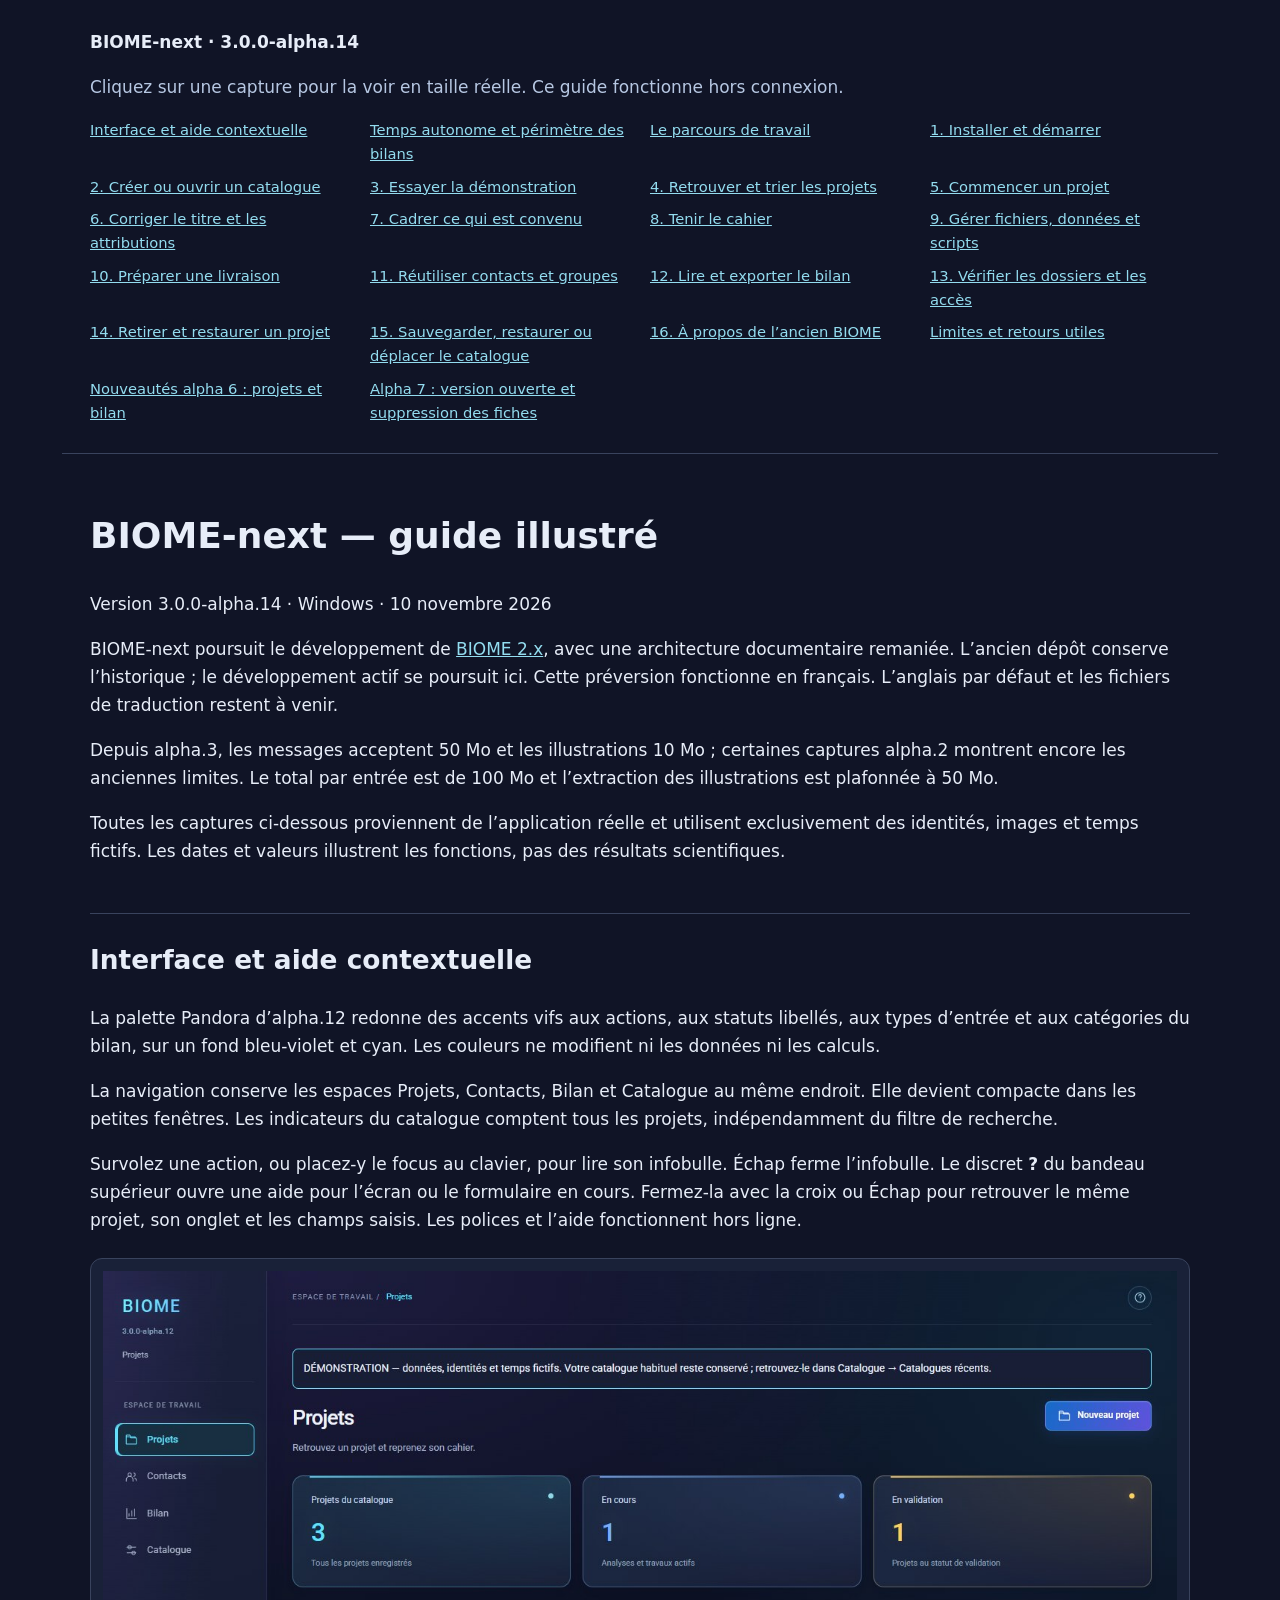
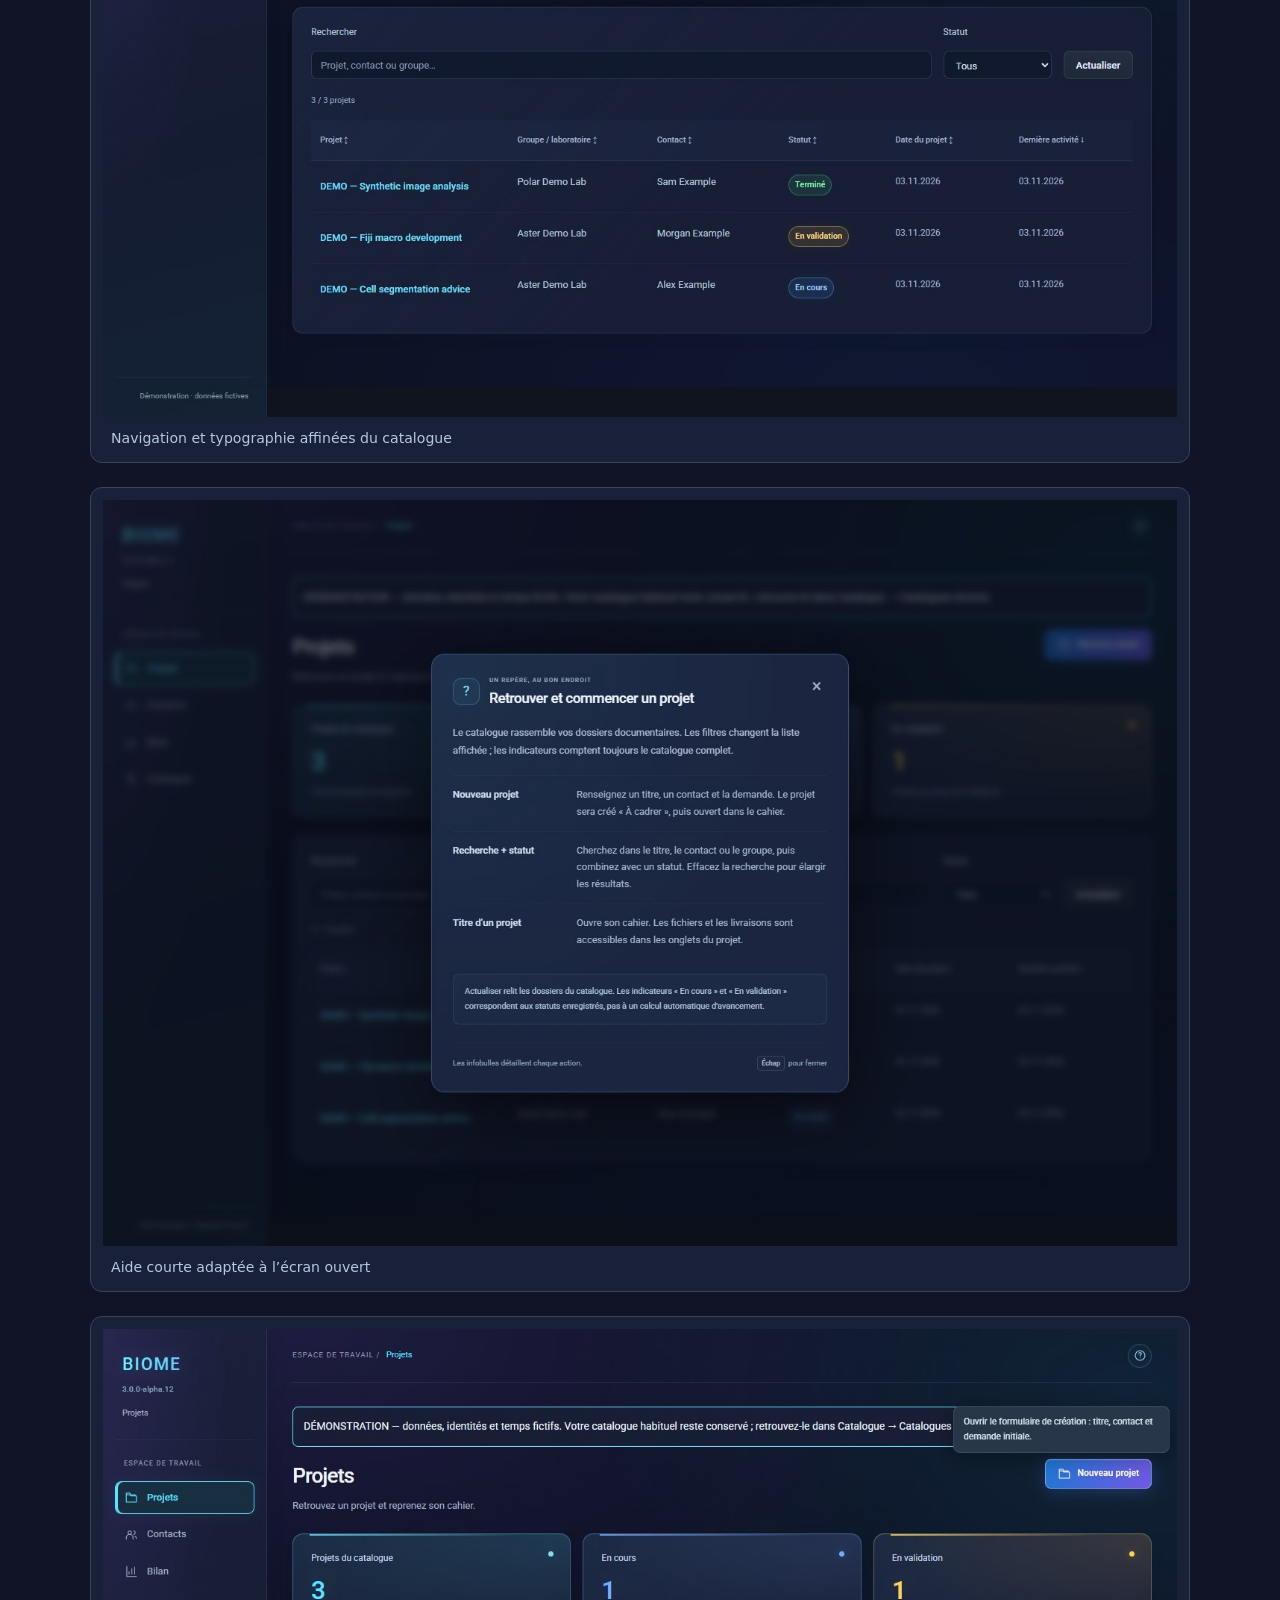
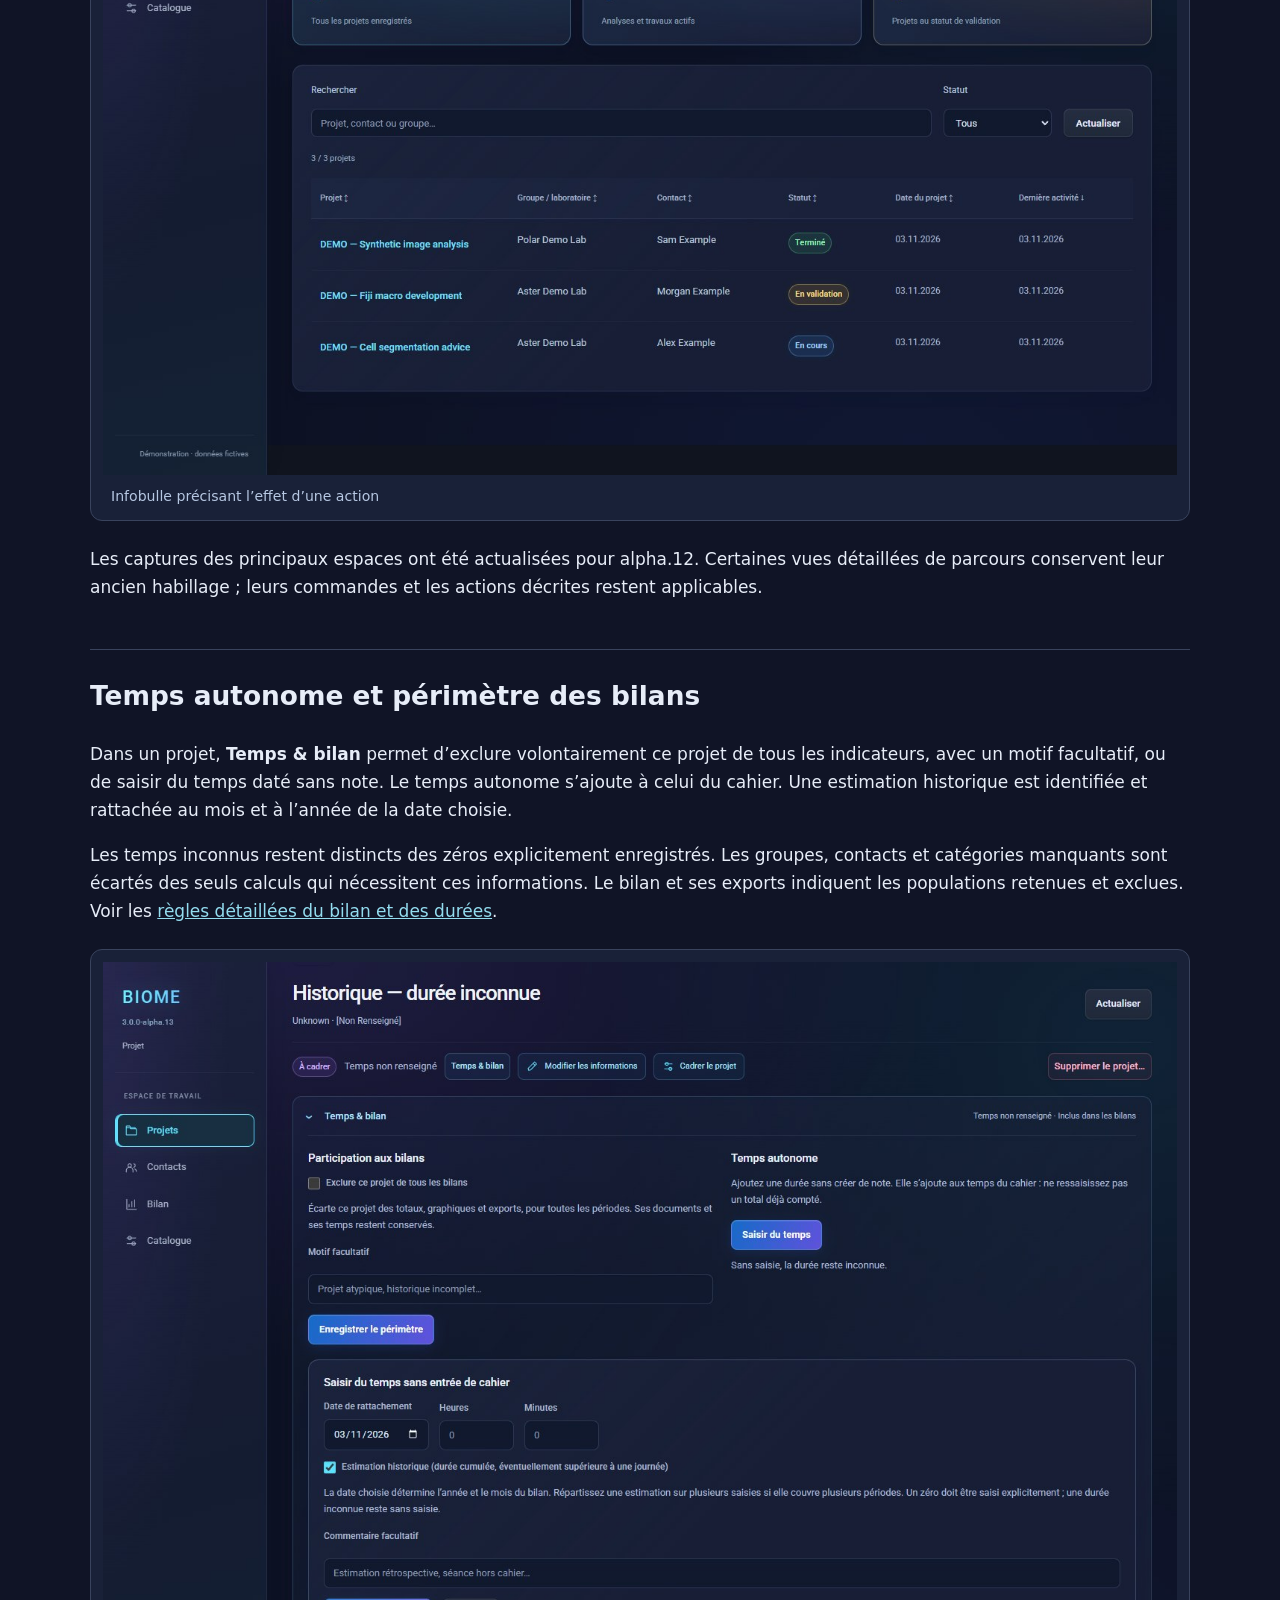
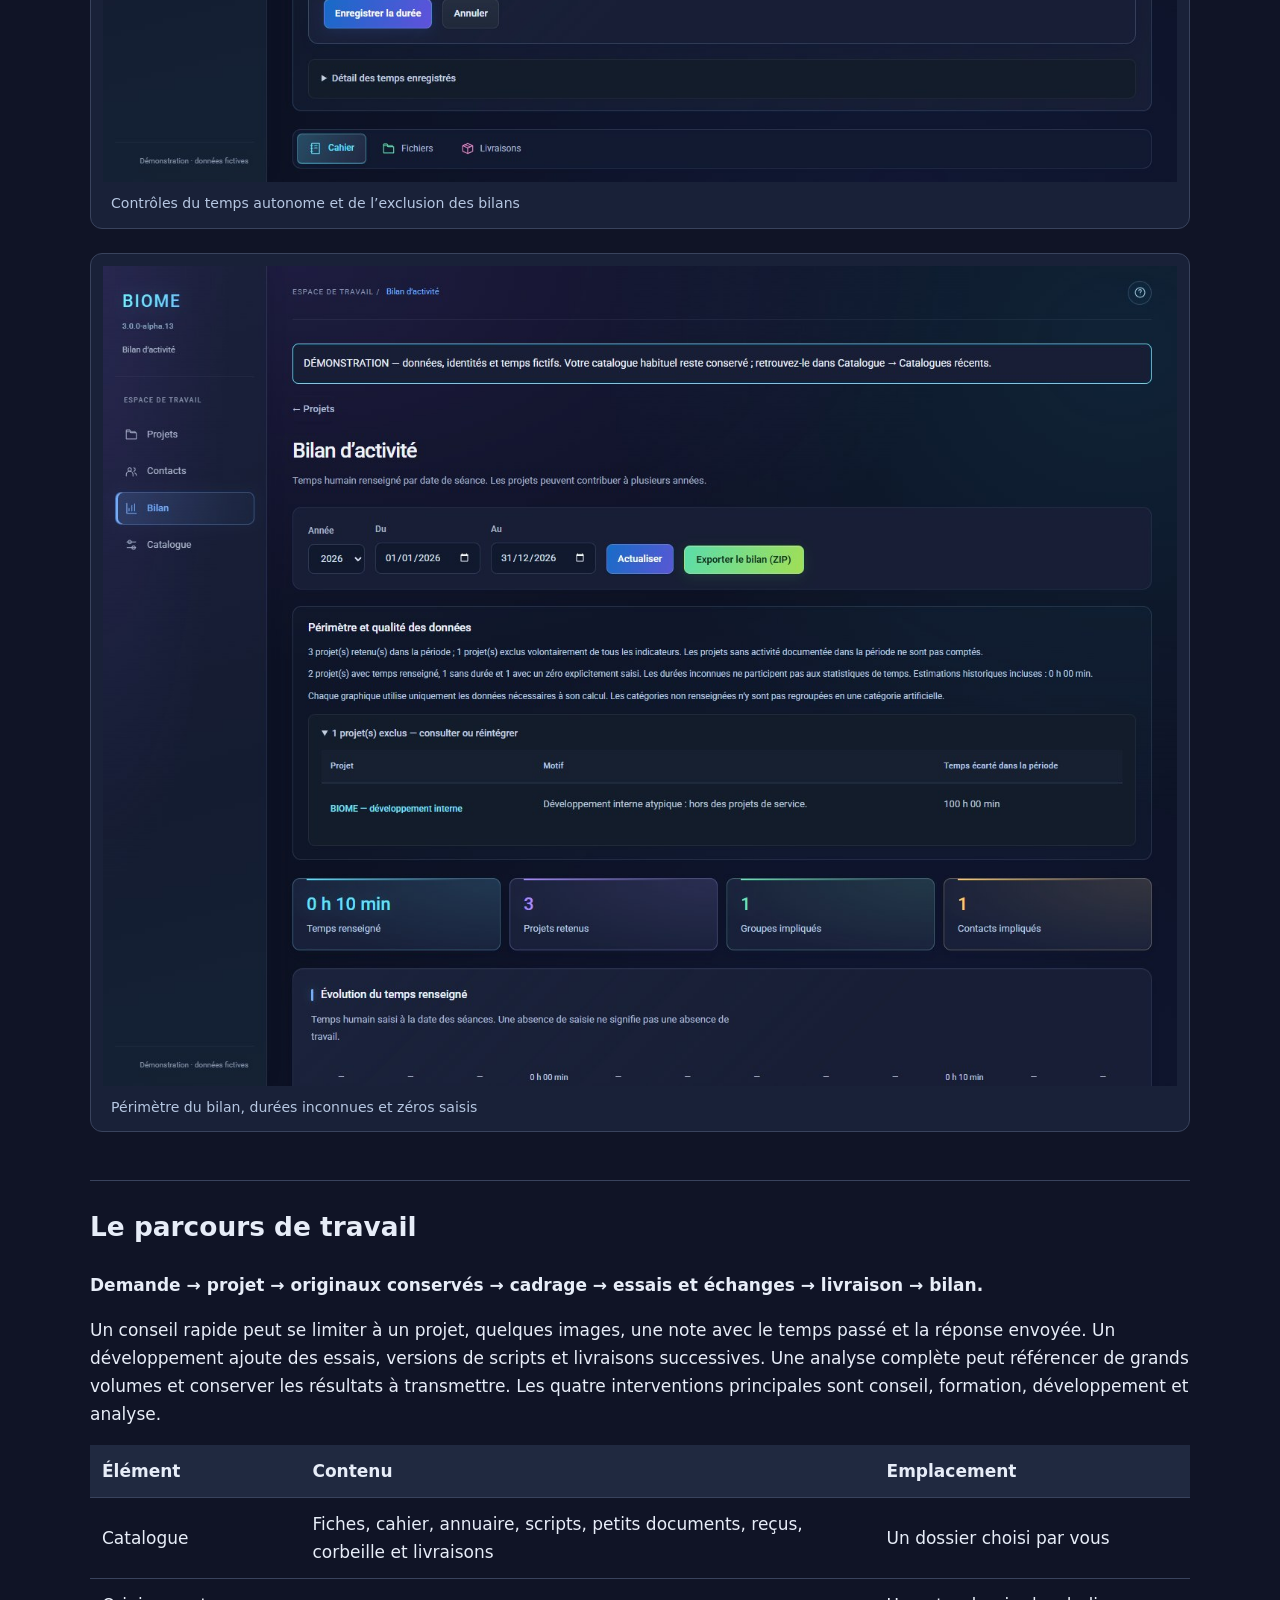
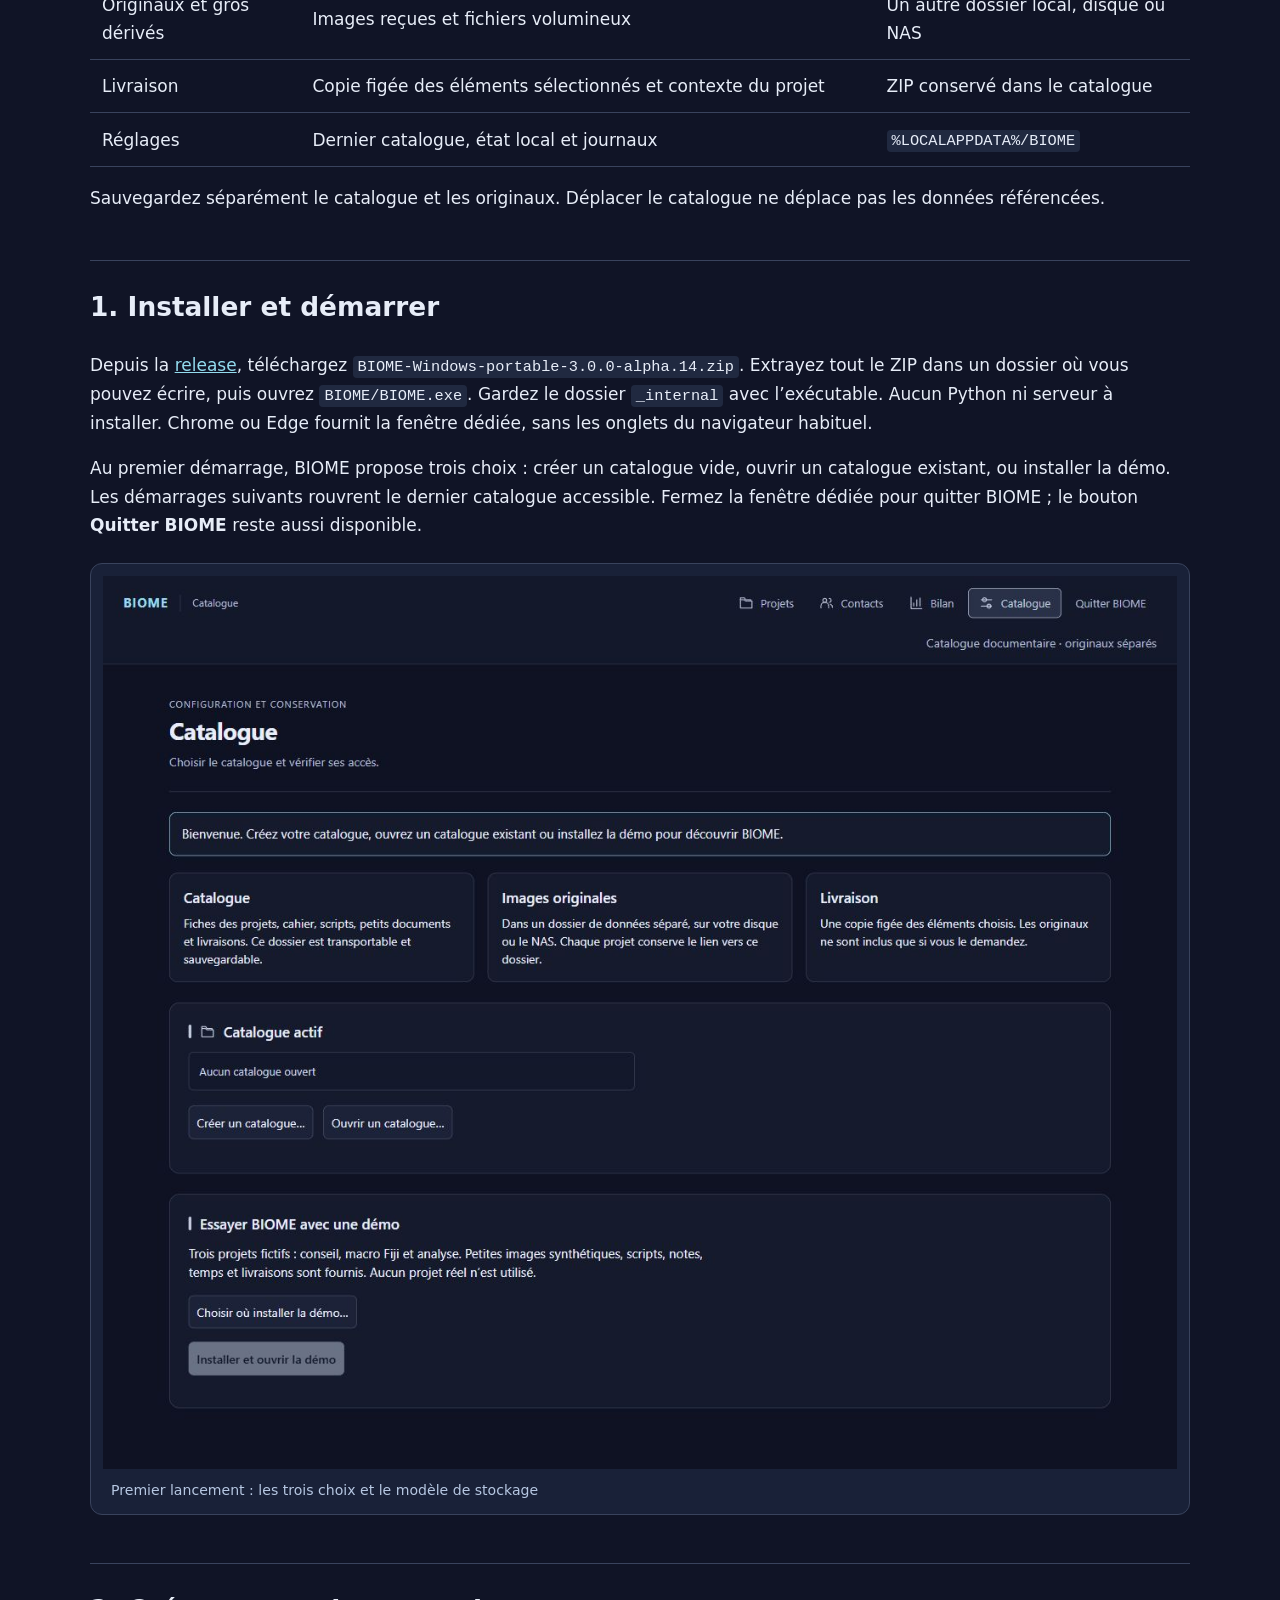
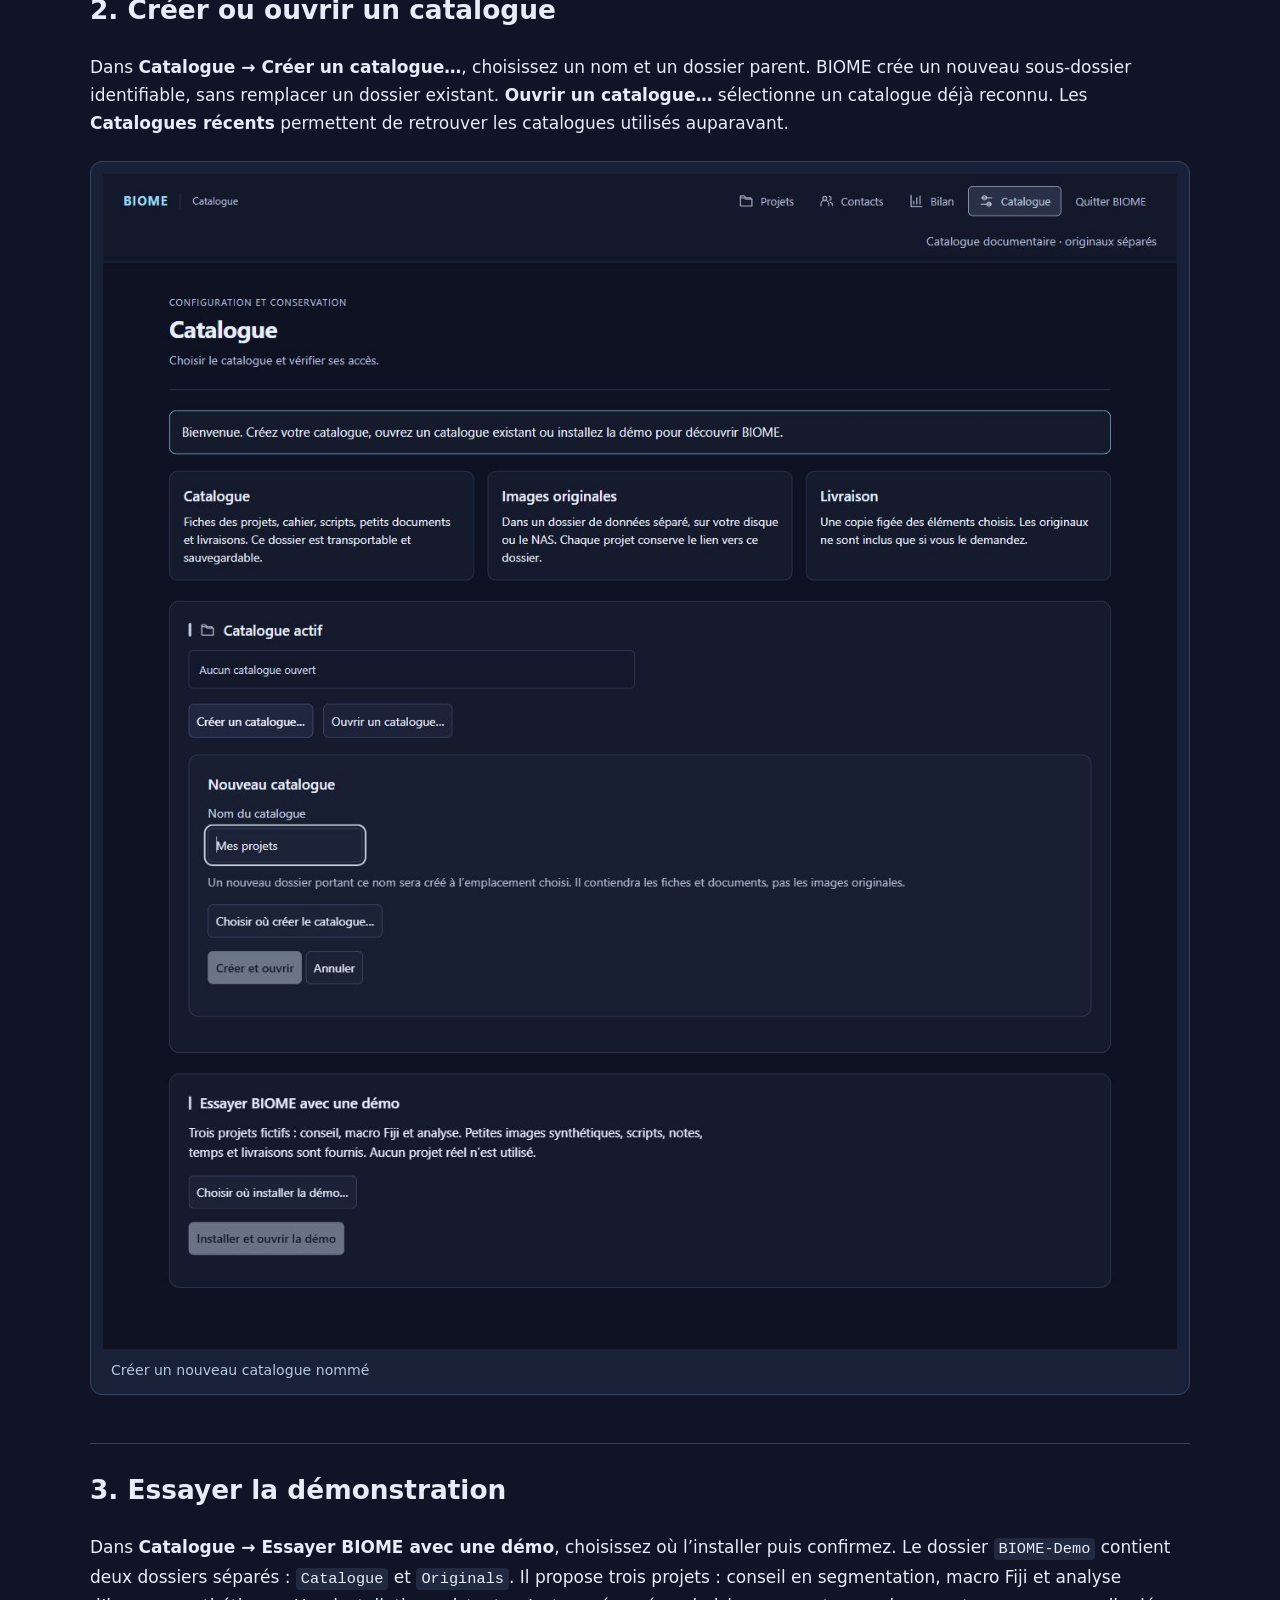
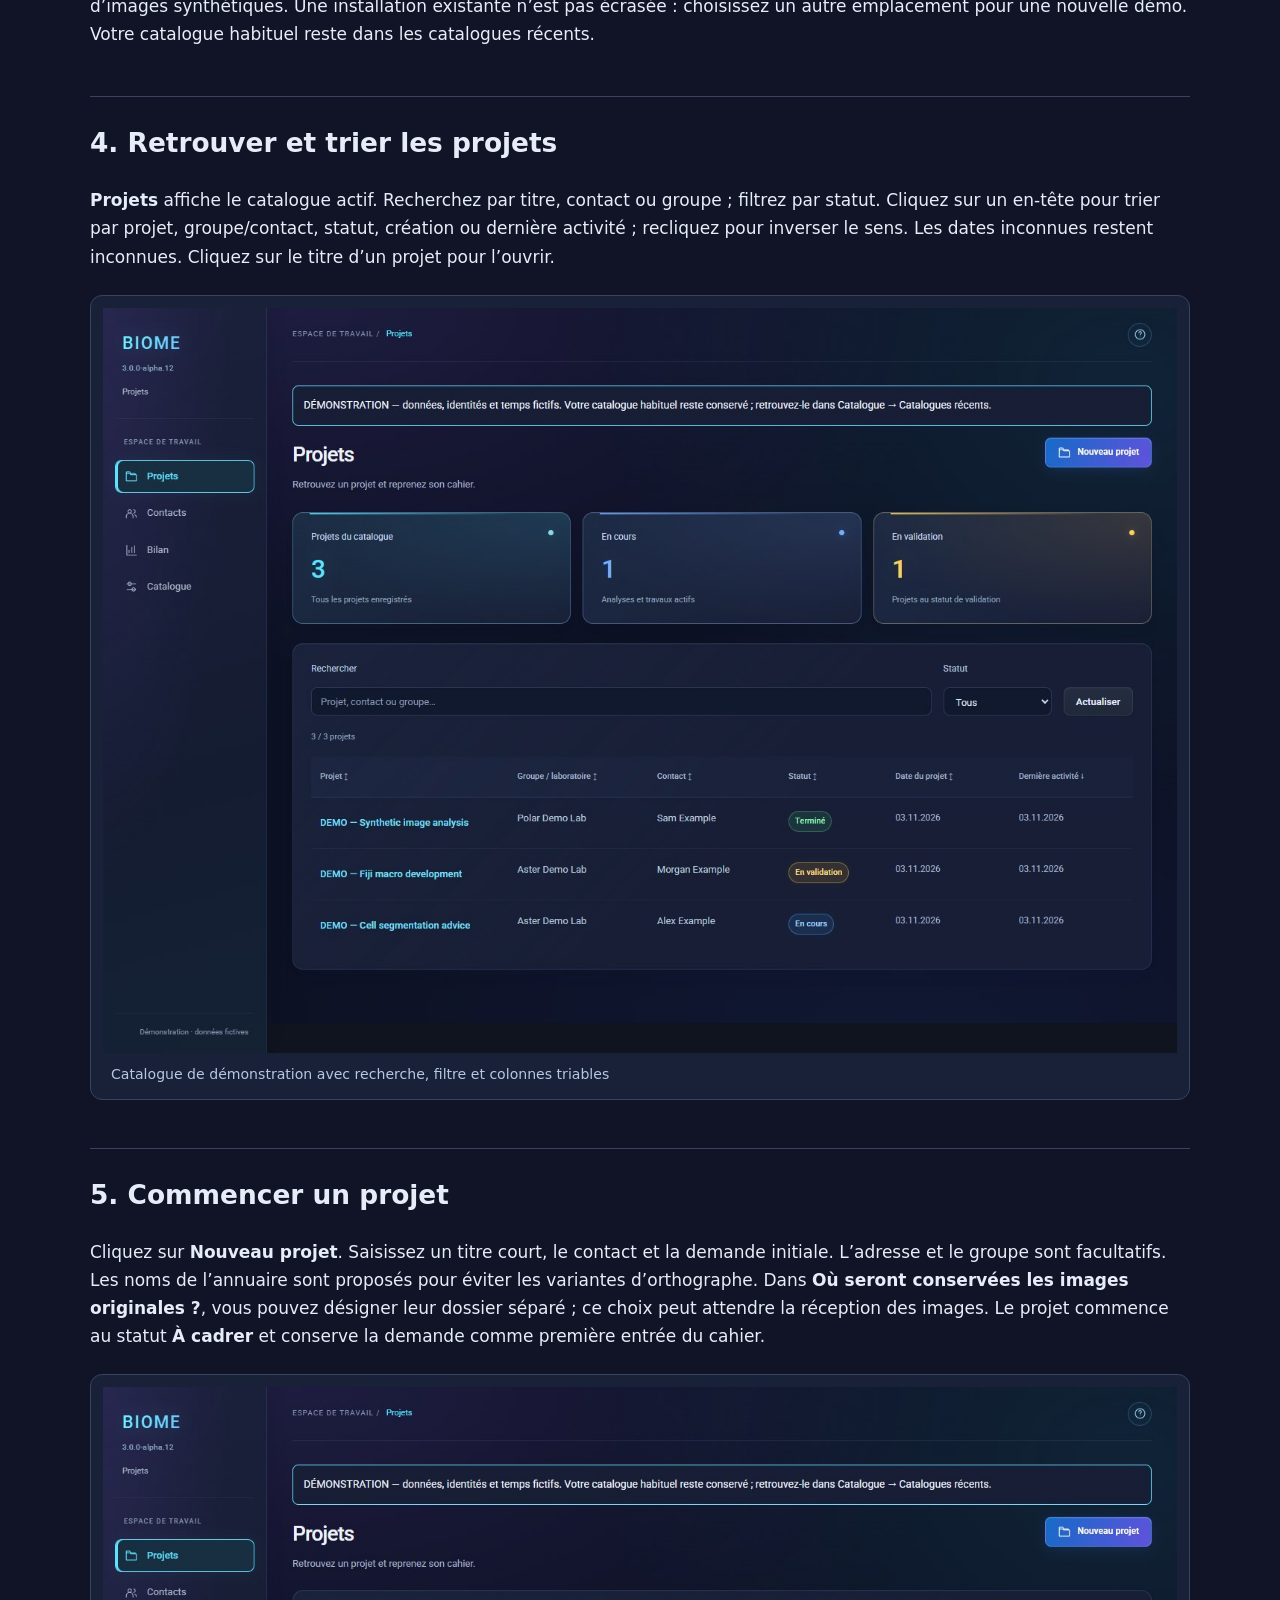
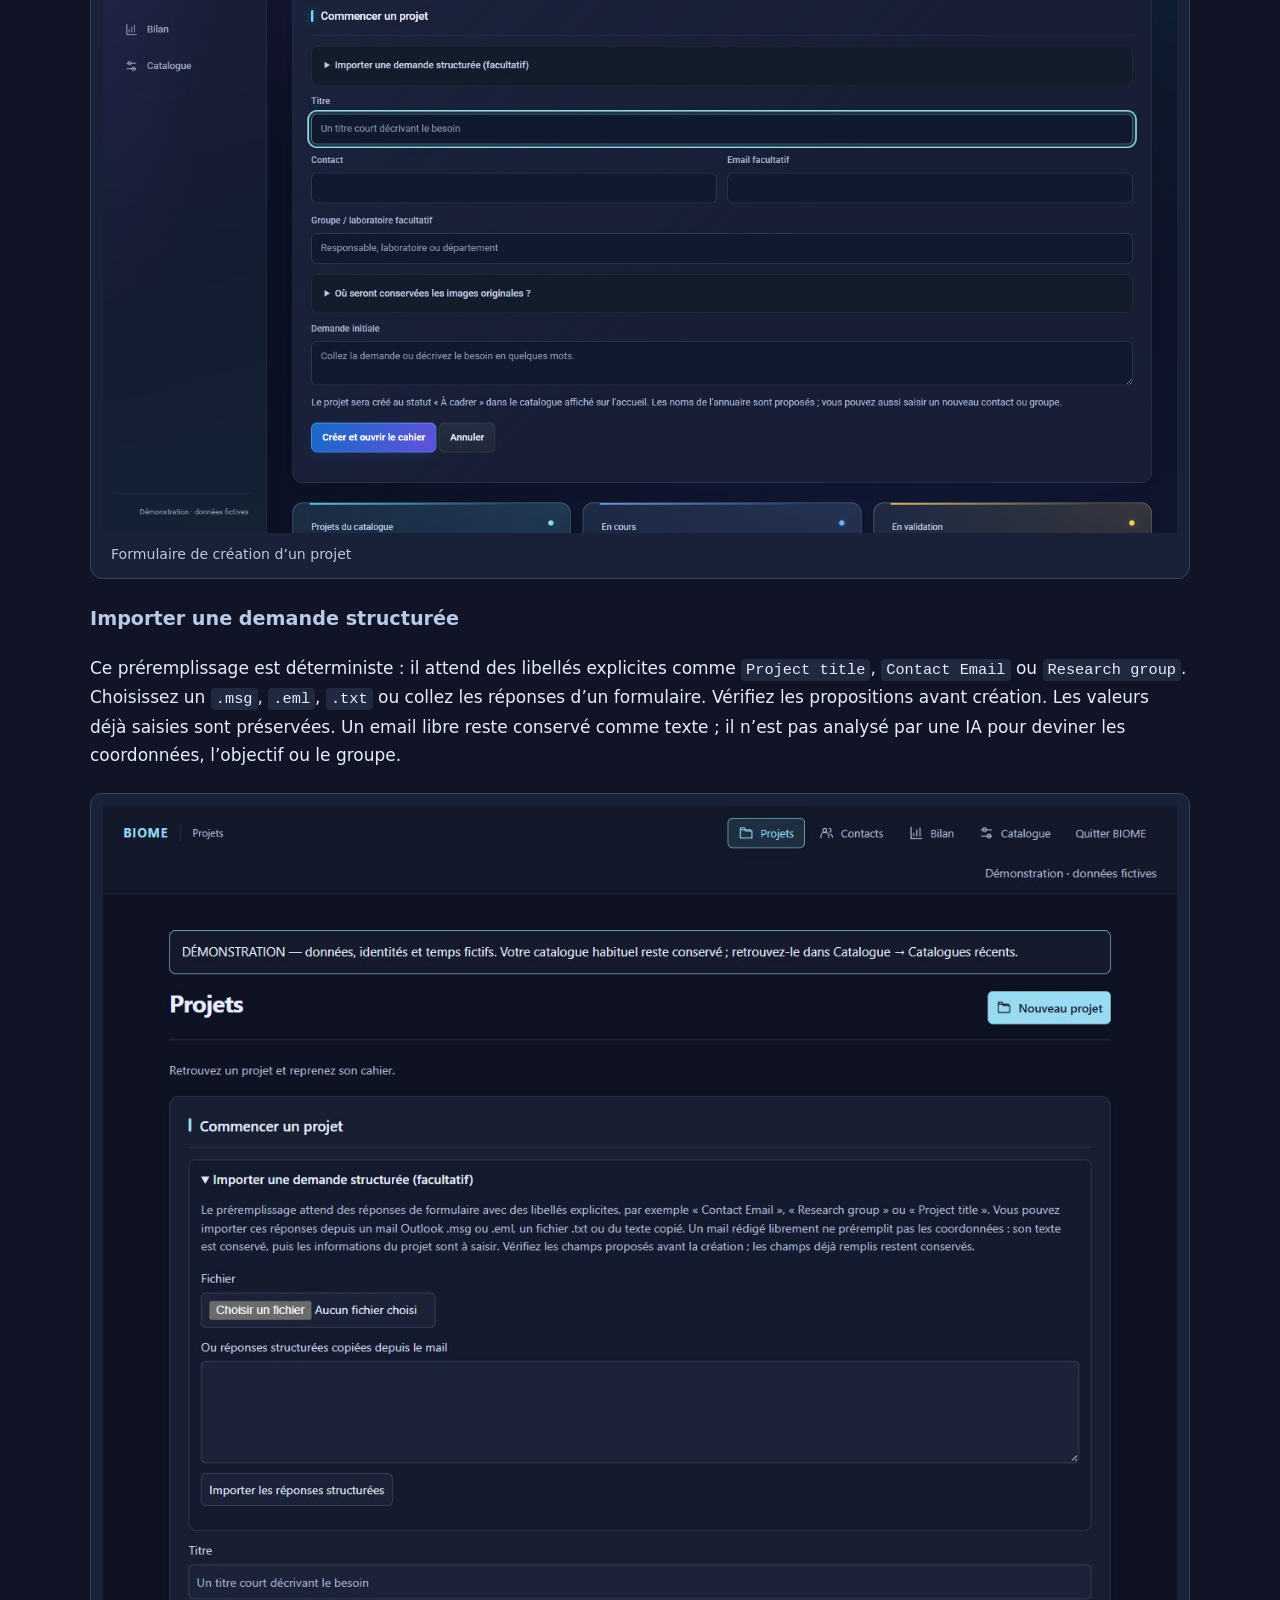
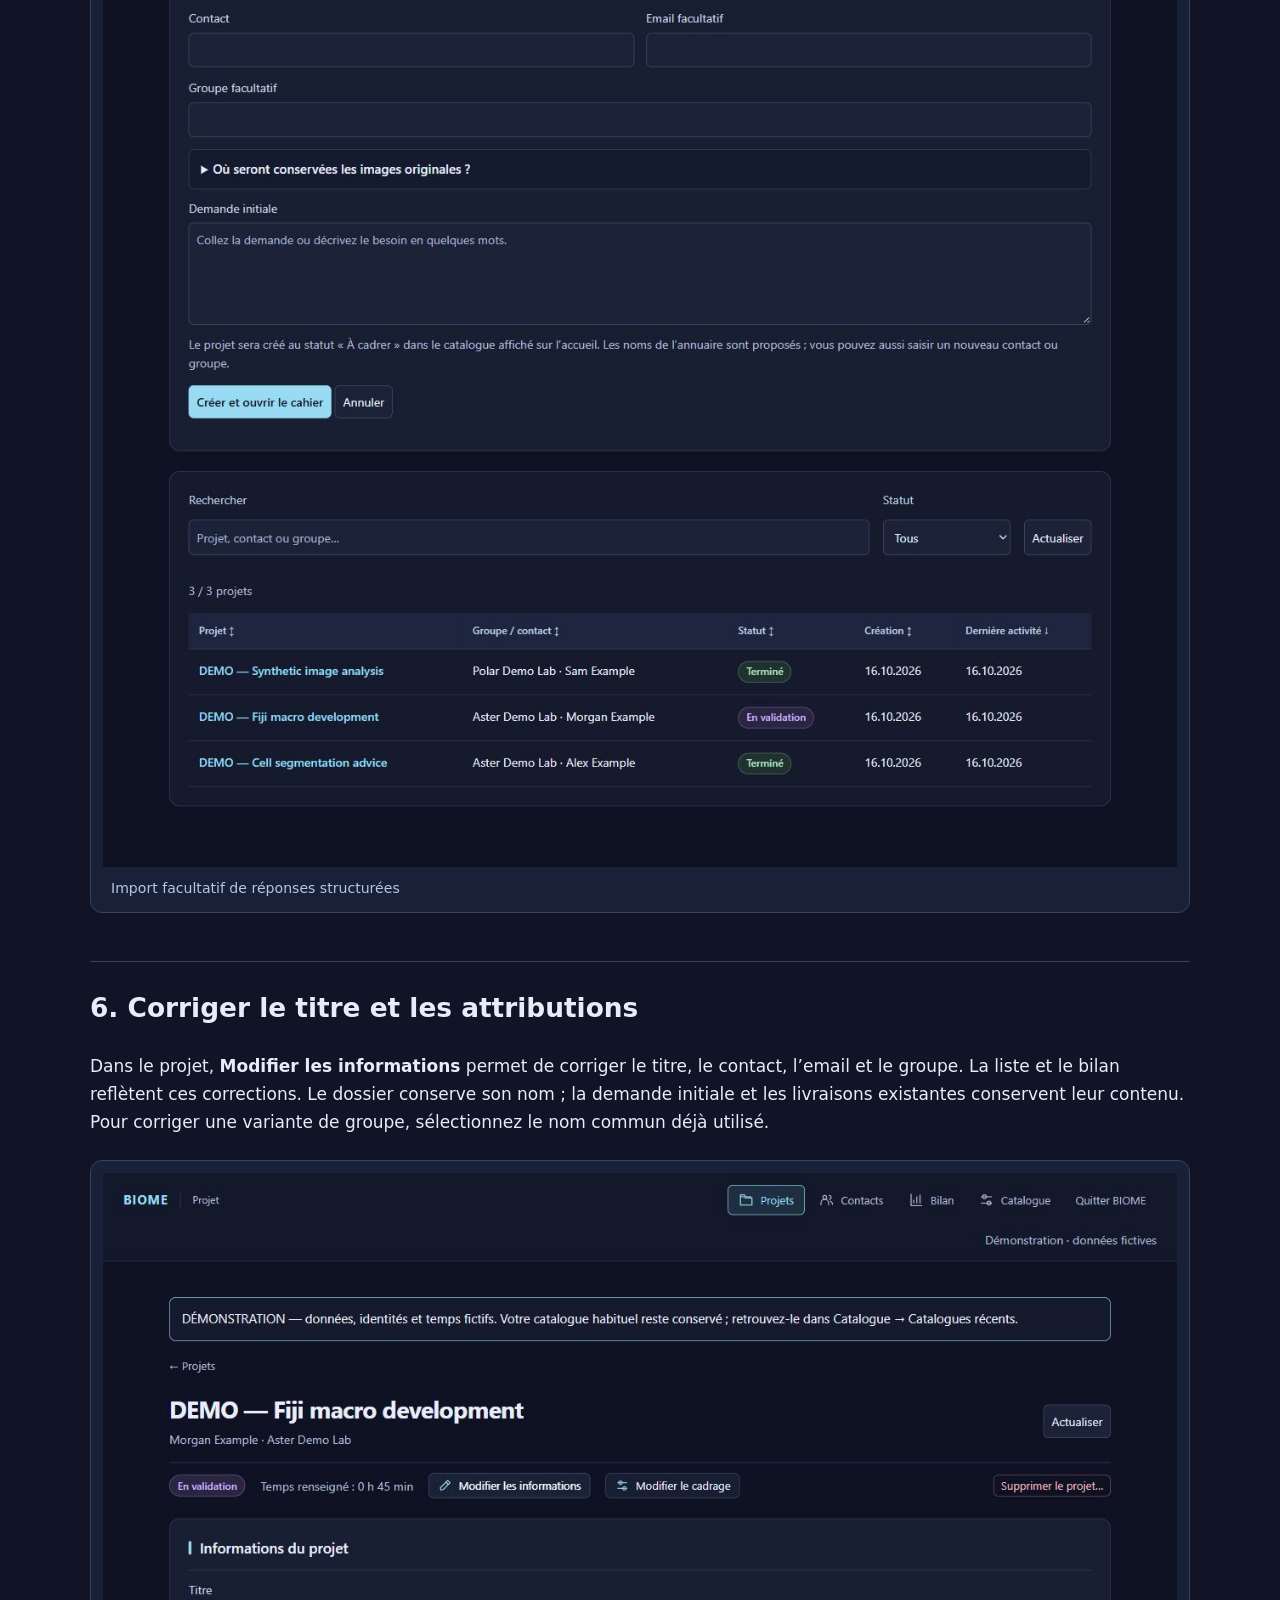
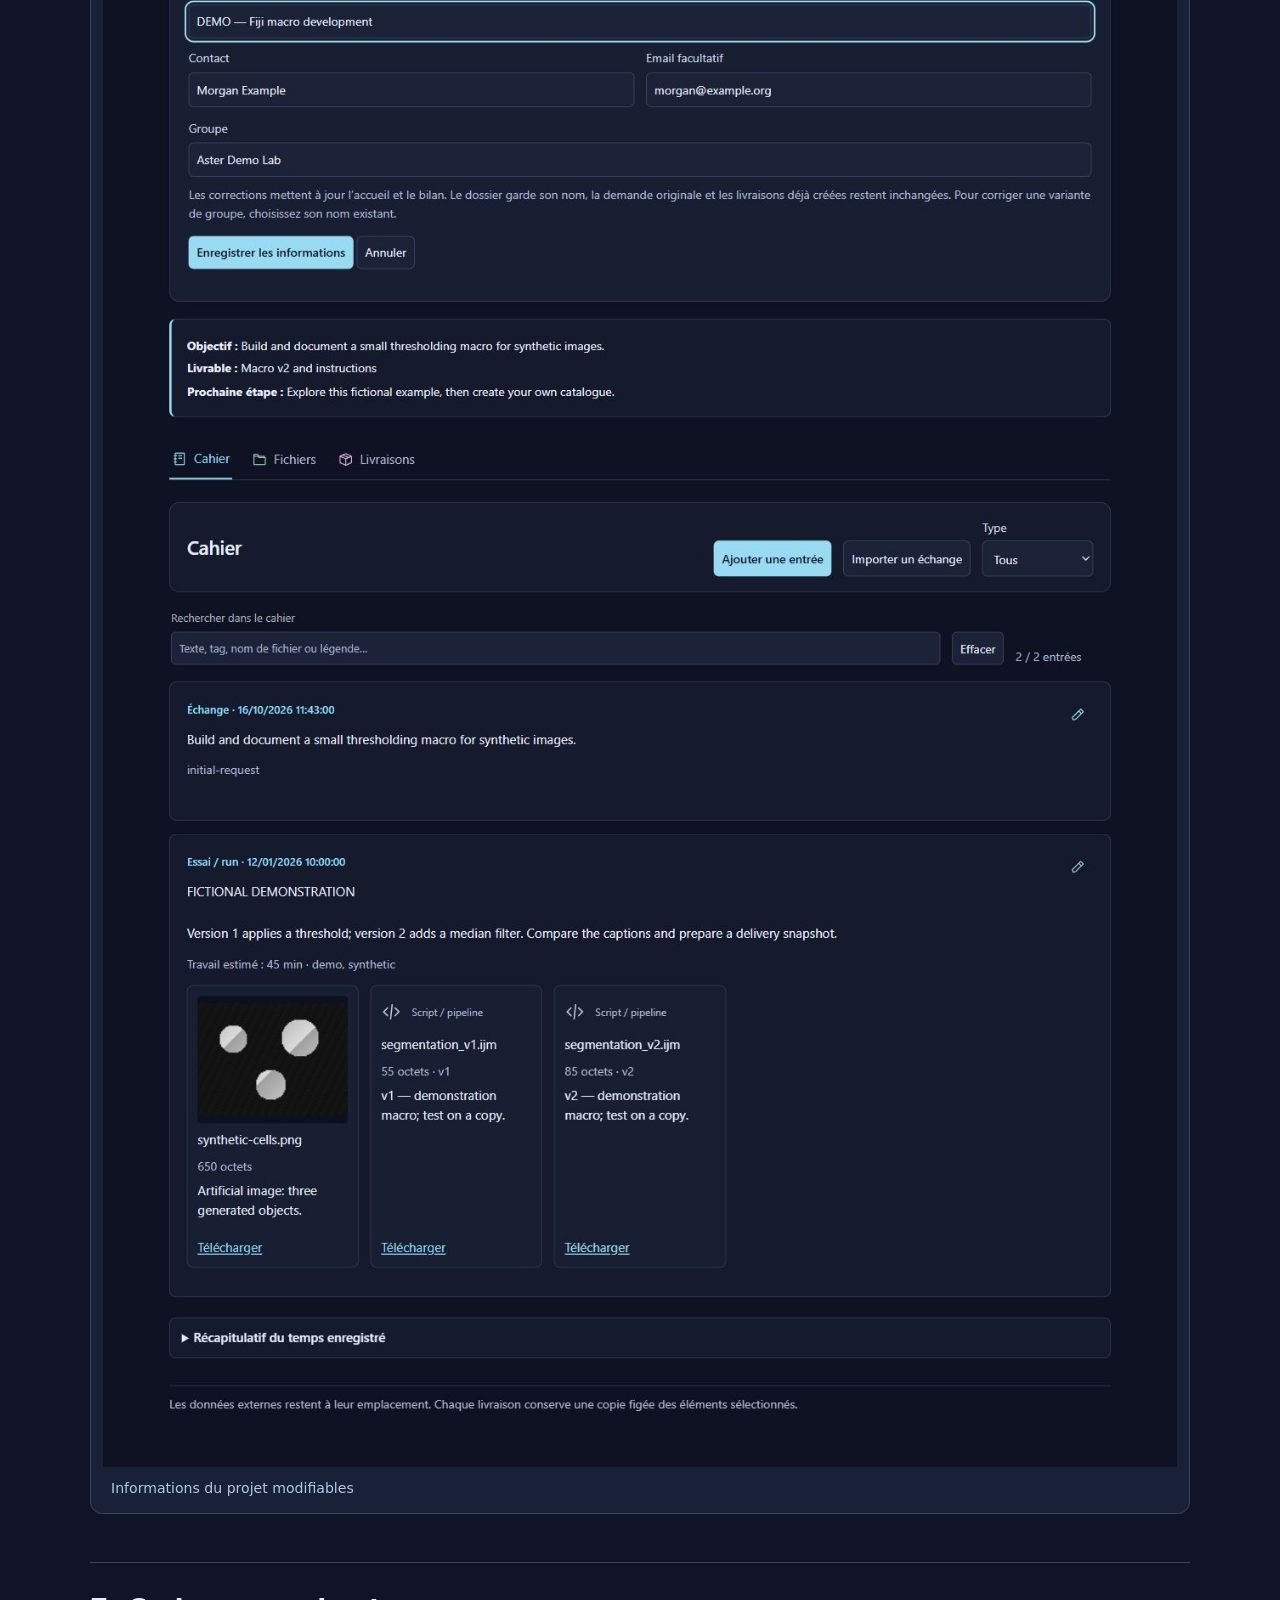
<file: docs/guide-utilisateur.fr.html>
<!doctype html><html lang="fr"><head><meta charset="utf-8"><meta name="viewport" content="width=device-width,initial-scale=1"><title>BIOME-next — guide illustré</title><style>body{margin:0;background:#101426;color:#e7edf8;font:17px/1.65 system-ui,Segoe UI,sans-serif}header,main{max-width:1100px;margin:auto;padding:28px}header{border-bottom:1px solid #39435d}h1{font-size:2.25rem}h2{font-size:1.65rem;margin-top:3rem;border-top:1px solid #39435d;padding-top:1.5rem}h3{font-size:1.2rem;color:#b9c9e6}a{color:#93dcef}code{background:#202940;padding:2px 5px;border-radius:4px;font-size:.9em}figure{margin:24px 0;padding:12px;background:#192138;border:1px solid #39435d;border-radius:12px}img{display:block;max-width:100%;height:auto;margin:auto}figcaption{font-size:.88rem;color:#b6c7e2;padding:10px 8px 0}nav{display:grid;grid-template-columns:repeat(auto-fit,minmax(250px,1fr));gap:8px 20px}nav a{font-size:.92rem}.table{overflow-x:auto}table{border-collapse:collapse;width:100%}th,td{text-align:left;padding:12px;border-bottom:1px solid #39435d}th{background:#202940}.note{color:#b6c7e2}@media(max-width:650px){main,header{padding:18px}h1{font-size:1.8rem}}@media print{body{background:white;color:#172033;font-size:10pt}a{color:#172033}header nav{display:none}h2{break-before:page}figure{background:white;border:1px solid #bbb;break-inside:avoid}img{max-height:210mm;max-width:100%;object-fit:contain}code,th{background:#eee}figcaption,.note,h3{color:#334155}}</style></head><body><header><strong>BIOME-next · 3.0.0-alpha.14</strong><p class="note">Cliquez sur une capture pour la voir en taille réelle. Ce guide fonctionne hors connexion.</p><nav aria-label="Contents"><a href="#section-2">Interface et aide contextuelle</a><a href="#section-3">Temps autonome et périmètre des bilans</a><a href="#section-4">Le parcours de travail</a><a href="#section-5">1. Installer et démarrer</a><a href="#section-6">2. Créer ou ouvrir un catalogue</a><a href="#section-7">3. Essayer la démonstration</a><a href="#section-8">4. Retrouver et trier les projets</a><a href="#section-9">5. Commencer un projet</a><a href="#section-11">6. Corriger le titre et les attributions</a><a href="#section-12">7. Cadrer ce qui est convenu</a><a href="#section-13">8. Tenir le cahier</a><a href="#section-17">9. Gérer fichiers, données et scripts</a><a href="#section-21">10. Préparer une livraison</a><a href="#section-22">11. Réutiliser contacts et groupes</a><a href="#section-24">12. Lire et exporter le bilan</a><a href="#section-25">13. Vérifier les dossiers et les accès</a><a href="#section-26">14. Retirer et restaurer un projet</a><a href="#section-27">15. Sauvegarder, restaurer ou déplacer le catalogue</a><a href="#section-28">16. À propos de l’ancien BIOME</a><a href="#section-29">Limites et retours utiles</a><a href="#section-30">Nouveautés alpha 6 : projets et bilan</a><a href="#section-31">Alpha 7 : version ouverte et suppression des fiches</a></nav></header><main><h1 id="section-1">BIOME-next — guide illustré</h1>
<p>Version 3.0.0-alpha.14 · Windows · 10 novembre 2026</p>
<p>BIOME-next poursuit le développement de <a href="https://github.com/UniversalBuilder/BIOME">BIOME 2.x</a>, avec une architecture documentaire remaniée. L’ancien dépôt conserve l’historique ; le développement actif se poursuit ici. Cette préversion fonctionne en français. L’anglais par défaut et les fichiers de traduction restent à venir.</p>
<p>Depuis alpha.3, les messages acceptent 50 Mo et les illustrations 10 Mo ; certaines captures alpha.2 montrent encore les anciennes limites. Le total par entrée est de 100 Mo et l’extraction des illustrations est plafonnée à 50 Mo.</p>
<p>Toutes les captures ci-dessous proviennent de l’application réelle et utilisent exclusivement des identités, images et temps fictifs. Les dates et valeurs illustrent les fonctions, pas des résultats scientifiques.</p>
<h2 id="section-2">Interface et aide contextuelle</h2>
<p>La palette Pandora d’alpha.12 redonne des accents vifs aux actions, aux statuts libellés, aux types d’entrée et aux catégories du bilan, sur un fond bleu-violet et cyan. Les couleurs ne modifient ni les données ni les calculs.</p>
<p>La navigation conserve les espaces Projets, Contacts, Bilan et Catalogue au même endroit. Elle devient compacte dans les petites fenêtres. Les indicateurs du catalogue comptent tous les projets, indépendamment du filtre de recherche.</p>
<p>Survolez une action, ou placez-y le focus au clavier, pour lire son infobulle. Échap ferme l’infobulle. Le discret <strong>?</strong> du bandeau supérieur ouvre une aide pour l’écran ou le formulaire en cours. Fermez-la avec la croix ou Échap pour retrouver le même projet, son onglet et les champs saisis. Les polices et l’aide fonctionnent hors ligne.</p>
<figure><a href="images/03-projects.jpg"><img loading="lazy" src="images/03-projects.jpg" alt="Navigation et typographie affinées du catalogue"></a><figcaption>Navigation et typographie affinées du catalogue</figcaption></figure>
<figure><a href="images/28-contextual-help.jpg"><img loading="lazy" src="images/28-contextual-help.jpg" alt="Aide courte adaptée à l’écran ouvert"></a><figcaption>Aide courte adaptée à l’écran ouvert</figcaption></figure>
<figure><a href="images/29-action-tooltip.jpg"><img loading="lazy" src="images/29-action-tooltip.jpg" alt="Infobulle précisant l’effet d’une action"></a><figcaption>Infobulle précisant l’effet d’une action</figcaption></figure>
<p>Les captures des principaux espaces ont été actualisées pour alpha.12. Certaines vues détaillées de parcours conservent leur ancien habillage ; leurs commandes et les actions décrites restent applicables.</p>
<h2 id="section-3">Temps autonome et périmètre des bilans</h2>
<p>Dans un projet, <strong>Temps &amp; bilan</strong> permet d’exclure volontairement ce projet de tous les indicateurs, avec un motif facultatif, ou de saisir du temps daté sans note. Le temps autonome s’ajoute à celui du cahier. Une estimation historique est identifiée et rattachée au mois et à l’année de la date choisie.</p>
<p>Les temps inconnus restent distincts des zéros explicitement enregistrés. Les groupes, contacts et catégories manquants sont écartés des seuls calculs qui nécessitent ces informations. Le bilan et ses exports indiquent les populations retenues et exclues. Voir les <a href="report-scope-and-time.fr.html">règles détaillées du bilan et des durées</a>.</p>
<figure><a href="images/30-project-time-scope.jpg"><img loading="lazy" src="images/30-project-time-scope.jpg" alt="Contrôles du temps autonome et de l’exclusion des bilans"></a><figcaption>Contrôles du temps autonome et de l’exclusion des bilans</figcaption></figure>
<figure><a href="images/31-report-population.jpg"><img loading="lazy" src="images/31-report-population.jpg" alt="Périmètre du bilan, durées inconnues et zéros saisis"></a><figcaption>Périmètre du bilan, durées inconnues et zéros saisis</figcaption></figure>
<h2 id="section-4">Le parcours de travail</h2>
<p><strong>Demande → projet → originaux conservés → cadrage → essais et échanges → livraison → bilan.</strong></p>
<p>Un conseil rapide peut se limiter à un projet, quelques images, une note avec le temps passé et la réponse envoyée. Un développement ajoute des essais, versions de scripts et livraisons successives. Une analyse complète peut référencer de grands volumes et conserver les résultats à transmettre. Les quatre interventions principales sont conseil, formation, développement et analyse.</p>
<div class="table"><table><thead><tr><th>Élément</th><th>Contenu</th><th>Emplacement</th></tr></thead><tbody>
<tr><td>Catalogue</td><td>Fiches, cahier, annuaire, scripts, petits documents, reçus, corbeille et livraisons</td><td>Un dossier choisi par vous</td></tr>
<tr><td>Originaux et gros dérivés</td><td>Images reçues et fichiers volumineux</td><td>Un autre dossier local, disque ou NAS</td></tr>
<tr><td>Livraison</td><td>Copie figée des éléments sélectionnés et contexte du projet</td><td>ZIP conservé dans le catalogue</td></tr>
<tr><td>Réglages</td><td>Dernier catalogue, état local et journaux</td><td><code>%LOCALAPPDATA%/BIOME</code></td></tr>
</tbody></table></div>
<p>Sauvegardez séparément le catalogue et les originaux. Déplacer le catalogue ne déplace pas les données référencées.</p>
<h2 id="section-5">1. Installer et démarrer</h2>
<p>Depuis la <a href="https://github.com/UniversalBuilder/BIOME-next/releases/tag/v3.0.0-alpha.14">release</a>, téléchargez <code>BIOME-Windows-portable-3.0.0-alpha.14.zip</code>. Extrayez tout le ZIP dans un dossier où vous pouvez écrire, puis ouvrez <code>BIOME/BIOME.exe</code>. Gardez le dossier <code>_internal</code> avec l’exécutable. Aucun Python ni serveur à installer. Chrome ou Edge fournit la fenêtre dédiée, sans les onglets du navigateur habituel.</p>
<p>Au premier démarrage, BIOME propose trois choix : créer un catalogue vide, ouvrir un catalogue existant, ou installer la démo. Les démarrages suivants rouvrent le dernier catalogue accessible. Fermez la fenêtre dédiée pour quitter BIOME ; le bouton <strong>Quitter BIOME</strong> reste aussi disponible.</p>
<figure><a href="images/01-first-launch.jpg"><img loading="lazy" src="images/01-first-launch.jpg" alt="Premier lancement : les trois choix et le modèle de stockage"></a><figcaption>Premier lancement : les trois choix et le modèle de stockage</figcaption></figure>
<h2 id="section-6">2. Créer ou ouvrir un catalogue</h2>
<p>Dans <strong>Catalogue → Créer un catalogue…</strong>, choisissez un nom et un dossier parent. BIOME crée un nouveau sous-dossier identifiable, sans remplacer un dossier existant. <strong>Ouvrir un catalogue…</strong> sélectionne un catalogue déjà reconnu. Les <strong>Catalogues récents</strong> permettent de retrouver les catalogues utilisés auparavant.</p>
<figure><a href="images/02-create-catalogue.jpg"><img loading="lazy" src="images/02-create-catalogue.jpg" alt="Créer un nouveau catalogue nommé"></a><figcaption>Créer un nouveau catalogue nommé</figcaption></figure>
<h2 id="section-7">3. Essayer la démonstration</h2>
<p>Dans <strong>Catalogue → Essayer BIOME avec une démo</strong>, choisissez où l’installer puis confirmez. Le dossier <code>BIOME-Demo</code> contient deux dossiers séparés : <code>Catalogue</code> et <code>Originals</code>. Il propose trois projets : conseil en segmentation, macro Fiji et analyse d’images synthétiques. Une installation existante n’est pas écrasée : choisissez un autre emplacement pour une nouvelle démo. Votre catalogue habituel reste dans les catalogues récents.</p>
<h2 id="section-8">4. Retrouver et trier les projets</h2>
<p><strong>Projets</strong> affiche le catalogue actif. Recherchez par titre, contact ou groupe ; filtrez par statut. Cliquez sur un en-tête pour trier par projet, groupe/contact, statut, création ou dernière activité ; recliquez pour inverser le sens. Les dates inconnues restent inconnues. Cliquez sur le titre d’un projet pour l’ouvrir.</p>
<figure><a href="images/03-projects.jpg"><img loading="lazy" src="images/03-projects.jpg" alt="Catalogue de démonstration avec recherche, filtre et colonnes triables"></a><figcaption>Catalogue de démonstration avec recherche, filtre et colonnes triables</figcaption></figure>
<h2 id="section-9">5. Commencer un projet</h2>
<p>Cliquez sur <strong>Nouveau projet</strong>. Saisissez un titre court, le contact et la demande initiale. L’adresse et le groupe sont facultatifs. Les noms de l’annuaire sont proposés pour éviter les variantes d’orthographe. Dans <strong>Où seront conservées les images originales ?</strong>, vous pouvez désigner leur dossier séparé ; ce choix peut attendre la réception des images. Le projet commence au statut <strong>À cadrer</strong> et conserve la demande comme première entrée du cahier.</p>
<figure><a href="images/04-new-project.jpg"><img loading="lazy" src="images/04-new-project.jpg" alt="Formulaire de création d’un projet"></a><figcaption>Formulaire de création d’un projet</figcaption></figure>
<h3 id="section-10">Importer une demande structurée</h3>
<p>Ce préremplissage est déterministe : il attend des libellés explicites comme <code>Project title</code>, <code>Contact Email</code> ou <code>Research group</code>. Choisissez un <code>.msg</code>, <code>.eml</code>, <code>.txt</code> ou collez les réponses d’un formulaire. Vérifiez les propositions avant création. Les valeurs déjà saisies sont préservées. Un email libre reste conservé comme texte ; il n’est pas analysé par une IA pour deviner les coordonnées, l’objectif ou le groupe.</p>
<figure><a href="images/05-request-import.jpg"><img loading="lazy" src="images/05-request-import.jpg" alt="Import facultatif de réponses structurées"></a><figcaption>Import facultatif de réponses structurées</figcaption></figure>
<h2 id="section-11">6. Corriger le titre et les attributions</h2>
<p>Dans le projet, <strong>Modifier les informations</strong> permet de corriger le titre, le contact, l’email et le groupe. La liste et le bilan reflètent ces corrections. Le dossier conserve son nom ; la demande initiale et les livraisons existantes conservent leur contenu. Pour corriger une variante de groupe, sélectionnez le nom commun déjà utilisé.</p>
<figure><a href="images/20-edit-project.jpg"><img loading="lazy" src="images/20-edit-project.jpg" alt="Informations du projet modifiables"></a><figcaption>Informations du projet modifiables</figcaption></figure>
<h2 id="section-12">7. Cadrer ce qui est convenu</h2>
<p><strong>Modifier le cadrage</strong> rassemble le statut, l’intervention principale, l’objectif, le livrable attendu et la prochaine étape. La validation, les logiciels, modalités et thématiques sont facultatifs. Précisez ces éléments quand vous les connaissez : une demande rapide ne nécessite pas un dossier scientifique complet.</p>
<p>La <strong>prochaine étape</strong> est le repère actuel pour reprendre le travail. Le <strong>cahier</strong> conserve les essais, échanges et décisions datés. Ces deux informations ont des rôles complémentaires.</p>
<figure><a href="images/07-framing.jpg"><img loading="lazy" src="images/07-framing.jpg" alt="Cadrage du projet fictif de macro Fiji"></a><figcaption>Cadrage du projet fictif de macro Fiji</figcaption></figure>
<h2 id="section-13">8. Tenir le cahier</h2>
<p>Le <strong>Cahier</strong> présente les entrées datées. Filtrez par type : note de travail, essai/run, réunion, échange ou décision. La recherche retrouve du texte, des tags, noms de fichiers et légendes. Cliquez sur une pastille de tag pour filtrer les entrées. <strong>Modifier</strong> corrige une entrée existante ; <strong>Actualiser</strong> relit les fichiers du projet.</p>
<figure><a href="images/06-notebook.jpg"><img loading="lazy" src="images/06-notebook.jpg" alt="Cahier avec demande, essai et pièces jointes"></a><figcaption>Cahier avec demande, essai et pièces jointes</figcaption></figure>
<p>La <strong>Prochaine étape</strong> reprend le champ du cadrage. Vous pouvez la modifier depuis le cahier. Les <strong>Notes épinglées</strong> gardent les repères propres au projet à portée de main.</p>
<h3 id="section-14">Ajouter une entrée et le temps passé</h3>
<p><strong>Ajouter une entrée</strong> ouvre le formulaire. Choisissez le type, la date et l’heure de l’activité, écrivez une note utile et ajoutez éventuellement des tags et petits fichiers. La barre d’édition applique directement le gras, l’italique, le code en ligne ou les listes. Elle permet aussi d’annuler ou de rétablir une modification.</p>
<p>Le <strong>travail humain estimé</strong> se saisit en heures et minutes, une seule fois pour une séance même si plusieurs notes la décrivent. Laissez vide si inconnu ou déjà compté ; vide ne signifie pas zéro travail. Le récapitulatif affiche les séances enregistrées.</p>
<p>Les pièces jointes du cahier sont limitées à 100 fichiers, 10 Mo chacun (50 Mo pour un message ou fichier texte) et 100 Mo au total. Référencez ou recevez les gros fichiers via <strong>Fichiers</strong>.</p>
<figure><a href="images/08-entry-and-time.jpg"><img loading="lazy" src="images/08-entry-and-time.jpg" alt="Nouvelle entrée : date, contenu, temps, tags et fichiers"></a><figcaption>Nouvelle entrée : date, contenu, temps, tags et fichiers</figcaption></figure>
<h3 id="section-15">Importer un échange</h3>
<p><strong>Importer un échange</strong> accepte <code>.msg</code>, <code>.eml</code>, <code>.txt</code> ou du texte copié. L’import prépare une entrée à relire ; il ne l’enregistre pas silencieusement. Le <code>.msg</code> permet de conserver le message original et de récupérer ses illustrations selon son contenu et les limites de taille. Les pièces jointes d’un <code>.eml</code> restent dans le message source. Vérifiez texte, date et fichiers avant d’enregistrer.</p>
<figure><a href="images/21-import-exchange.jpg"><img loading="lazy" src="images/21-import-exchange.jpg" alt="Préparation d’un échange importé"></a><figcaption>Préparation d’un échange importé</figcaption></figure>
<h3 id="section-16">Modifier une note dans un autre outil</h3>
<p>Une note enregistrée peut être relue après modification externe avec <strong>Actualiser</strong>. La protection intervient quand une note a changé sur disque <strong>depuis l’ouverture de son formulaire de modification dans BIOME</strong> : l’enregistrement ne doit pas écraser silencieusement cette nouvelle version. Ouvrir un fichier dans VS Code sans l’enregistrer ne change pas le fichier et ne le verrouille pas.</p>
<h2 id="section-17">9. Gérer fichiers, données et scripts</h2>
<p><strong>Fichiers</strong> distingue les jeux de données conservés ou référencés et les pièces jointes du cahier. <strong>Ajouter des données</strong> enregistre un emplacement et son utilisation sans copier les fichiers. <strong>Voir le chemin</strong> affiche la référence ; l’icône de dossier ouvre son emplacement ; l’icône de modification corrige les informations associées. Les liens nécessitent que le disque ou NAS reste accessible.</p>
<p>Les pièces jointes peuvent être téléchargées ou retrouvées dans leur entrée avec <strong>Voir dans le cahier</strong>. Une image peut être agrandie.</p>
<figure><a href="images/09-files.jpg"><img loading="lazy" src="images/09-files.jpg" alt="Fichiers : originaux liés, image et versions de scripts"></a><figcaption>Fichiers : originaux liés, image et versions de scripts</figcaption></figure>
<h3 id="section-18">Recevoir des originaux depuis un transfert temporaire</h3>
<p>Choisissez <strong>Recevoir un fichier ou un dossier…</strong>, sélectionnez la source téléchargée et nommez le jeu d’images. Préparez la réception, choisissez un stockage durable séparé du catalogue, puis lancez la copie. BIOME vérifie la copie par empreintes et conserve un reçu avec sa provenance. La source est conservée. Pour un nouveau catalogue, les originaux ne sont pas copiés dans le dossier documentaire.</p>
<h3 id="section-19">Créer et ouvrir le dossier de données du projet</h3>
<p>Dans <strong>Fichiers → Dossier de données du projet</strong>, cliquez sur <strong>Créer le dossier du projet…</strong>. Choisissez ou collez le chemin d’un dossier parent existant, hors du catalogue, puis vérifiez le nom proposé. Il réunit la date de création du projet, le groupe, le contact, le titre et un identifiant court ; vous pouvez le raccourcir. Validez avec <strong>Créer et lier ce dossier</strong>.</p>
<p>BIOME crée <code>01_raw</code> pour les originaux intacts, <code>02_processed</code> pour les images transformées et étapes intermédiaires, <code>03_results</code> pour les résultats, et un <code>README.txt</code> bilingue permettant d’identifier le projet sans BIOME. Aucun dossier existant n’est écrasé. Pour réutiliser un emplacement, choisissez <strong>Lier un emplacement existant…</strong> : son contenu et son organisation restent inchangés.</p>
<p>Les boutons <strong>Ouvrir le dossier du projet</strong> et <strong>Ouvrir 01_raw</strong> donnent un accès direct dans l’Explorateur. <strong>Recevoir des images dans 01_raw</strong> reprend automatiquement cette destination pour la copie vérifiée. Chaque réception crée un sous-dossier séparé et conserve la source téléchargée. Vous pouvez aussi déposer manuellement des originaux dans <code>01_raw</code> ; ces fichiers n’ont alors pas de reçu de copie BIOME. Référencez séparément les données transformées ou les résultats pour les proposer dans une livraison.</p>
<p>Le catalogue conserve le cahier, les pièces jointes et les livraisons. Ces dossiers de données externes ne sont pas inclus dans sa sauvegarde : sauvegardez-les séparément. Renommer le projet ne renomme ni ne déplace son dossier externe.</p>
<figure><a href="images/26-project-data-folder.jpg"><img loading="lazy" src="images/26-project-data-folder.jpg" alt="Dossier de données du projet et accès directs"></a><figcaption>Dossier de données du projet et accès directs</figcaption></figure>
<figure><a href="images/11-receive-originals.jpg"><img loading="lazy" src="images/11-receive-originals.jpg" alt="Réception des originaux et choix du stockage durable"></a><figcaption>Réception des originaux et choix du stockage durable</figcaption></figure>
<h3 id="section-20">Documenter une version de script</h3>
<p>Lors de l’ajout d’une pièce jointe, le rôle <strong>Version de script / pipeline</strong> permet un libellé. Dans <strong>Fichiers</strong>, utilisez le crayon pour corriger ensuite le libellé et la légende, par exemple <code>v3 — ajout du filtre médian</code>. Cela décrit le fichier joint ; cela ne renomme pas son fichier source et ne remplace pas un système Git pour le code. Joignez un nouveau fichier pour conserver une nouvelle version du script. Les livraisons déjà créées restent figées.</p>
<figure><a href="images/10-file-caption.jpg"><img loading="lazy" src="images/10-file-caption.jpg" alt="Modification du libellé et de la légende"></a><figcaption>Modification du libellé et de la légende</figcaption></figure>
<h2 id="section-21">10. Préparer une livraison</h2>
<p>Dans <strong>Livraisons → Préparer une livraison</strong>, rédigez un message et sélectionnez les fichiers à transmettre. Pour les données liées, choisissez explicitement de ne pas transmettre, de mentionner le chemin ou d’inclure les fichiers. Un chemin interne n’est pas forcément accessible au destinataire ; inclure de grands volumes demande du temps et de la place.</p>
<p>Le ZIP conserve les éléments choisis et le contexte du projet au moment de sa création. Une modification ultérieure du cahier ou du cadrage ne modifie pas une livraison existante. BIOME prépare le ZIP ; vous l’envoyez ensuite par le canal approprié.</p>
<p>Les contenus sont regroupés par entrée du cahier, avec leur date, nom d’origine, légende et version. Cliquez sur une ligne pour l’aperçu ; cochez sa case pour l’inclure. La recherche et les filtres conservent votre sélection. Les images peuvent être agrandies ; les scripts et messages disposent d’un aperçu texte. Les messages sources et archives techniques sont séparés et ne sont transmis que si vous les cochez explicitement.</p>
<p><strong>Modifier le libellé</strong> change le titre pour cette livraison seulement, sans renommer les fichiers sources. Passez à <strong>Vérifier la livraison</strong>, contrôlez les documents et les données liées, puis rédigez le message et créez le ZIP. Si un fichier a changé depuis la sélection, actualisez le projet et vérifiez-le à nouveau. Le contexte et l’historique du projet sont inclus automatiquement ; le contenu des notes non sélectionnées ne l’est pas.</p>
<figure><a href="images/24-delivery-selection.jpg"><img loading="lazy" src="images/24-delivery-selection.jpg" alt="Sélection par échange et aperçu de script"></a><figcaption>Sélection par échange et aperçu de script</figcaption></figure>
<figure><a href="images/25-delivery-review.jpg"><img loading="lazy" src="images/25-delivery-review.jpg" alt="Récapitulatif avant création du ZIP"></a><figcaption>Récapitulatif avant création du ZIP</figcaption></figure>
<p>Les livraisons numérotées restent disponibles avec leur date, commentaire et lien de téléchargement. Une correction transmise donne lieu à une nouvelle livraison.</p>
<figure><a href="images/12-deliveries.jpg"><img loading="lazy" src="images/12-deliveries.jpg" alt="Historique des livraisons téléchargeables"></a><figcaption>Historique des livraisons téléchargeables</figcaption></figure>
<h2 id="section-22">11. Réutiliser contacts et groupes</h2>
<p><strong>Contacts</strong> présente l’annuaire commun au catalogue. Ajoutez un contact avec son email facultatif, ou un groupe. Les actions <strong>Modifier</strong> corrigent les entrées et leurs attributions associées. Réutilisez un même nom pour un même groupe. Des noms distincts ne sont pas fusionnés automatiquement.</p>
<figure><a href="images/14-contacts.jpg"><img loading="lazy" src="images/14-contacts.jpg" alt="Annuaire de démonstration"></a><figcaption>Annuaire de démonstration</figcaption></figure>
<h3 id="section-23">Entretenir les listes du cadrage</h3>
<p>Dépliez <strong>Listes du cadrage : logiciels, modalités et thématiques</strong>. Choisissez une liste, ajoutez ou renommez une valeur, ou masquez-la des choix futurs. Le masquage préserve les projets qui l’utilisent ; le renommage corrige les cadrages associés en conservant leur historique.</p>
<figure><a href="images/15-vocabularies.jpg"><img loading="lazy" src="images/15-vocabularies.jpg" alt="Listes partagées de logiciels et catégories scientifiques"></a><figcaption>Listes partagées de logiciels et catégories scientifiques</figcaption></figure>
<h2 id="section-24">12. Lire et exporter le bilan</h2>
<p><strong>Bilan</strong> permet une année ou une période personnalisée inclusive, avec temps total renseigné, projets actifs, groupes et contacts impliqués. Les graphiques montrent l’évolution du temps et les répartitions par groupe et intervention. Dépliez les autres catégories et les tableaux si nécessaire. Cliquez sur un projet pour revenir à son dossier.</p>
<p>L’attribution temporelle utilise la date des séances. Les statuts et catégories affichés sont les valeurs actuelles. Une absence de saisie ne prouve pas une absence de travail. Un projet peut relever de plusieurs logiciels ou thématiques : ces nombres ne s’additionnent pas comme une répartition exclusive des heures. Les anciens totaux non datés restent séparés.</p>
<p><strong>Exporter le bilan (ZIP)</strong> produit le rapport PDF et les fichiers tabulaires détaillés de la période. Le PDF a sa propre mise en page ; il ne repose pas sur l’impression de la page du navigateur.</p>
<figure><a href="images/16-activity-report.jpg"><img loading="lazy" src="images/16-activity-report.jpg" alt="Bilan fictif : 2 h 30, trois projets et graphiques"></a><figcaption>Bilan fictif : 2 h 30, trois projets et graphiques</figcaption></figure>
<h2 id="section-25">13. Vérifier les dossiers et les accès</h2>
<p>Dans <strong>Catalogue → État des dossiers</strong>, lancez <strong>Vérifier les dossiers et les accès</strong>. Le contrôle lit les informations du projet, dates et durées des séances, liens du cahier et pièces jointes, livraisons enregistrées et accès aux emplacements externes. Tous les emplacements enregistrés sont pris en compte, avec progression.</p>
<p>Un fichier accessible est présent et lisible ; un dossier accessible peut être consulté. Une référence manquante, un refus d’accès ou un délai dépassé demande de vérifier le chemin, le disque, le réseau ou le VPN. Ce contrôle n’atteste ni la qualité scientifique des images, ni une intégrité complète de tous les fichiers d’un dossier externe. Il n’effectue aucune réparation et ne remplace pas une sauvegarde.</p>
<figure><a href="images/18-checks.jpg"><img loading="lazy" src="images/18-checks.jpg" alt="Résultat réel du contrôle de la démo"></a><figcaption>Résultat réel du contrôle de la démo</figcaption></figure>
<h2 id="section-26">14. Retirer et restaurer un projet</h2>
<p>Dans un projet, <strong>Supprimer le projet…</strong> demande confirmation puis déplace son dossier documentaire dans la <strong>corbeille BIOME</strong>. Les données externes restent à leur emplacement. Ce retrait est récupérable.</p>
<figure><a href="images/22-remove-project.jpg"><img loading="lazy" src="images/22-remove-project.jpg" alt="Confirmation du retrait d’un projet fictif"></a><figcaption>Confirmation du retrait d’un projet fictif</figcaption></figure>
<p>Dans <strong>Catalogue → Corbeille des projets</strong>, cliquez sur <strong>Restaurer</strong>. BIOME rétablit le dossier sans écraser un projet déjà présent. Il n’y a pas de purge définitive proposée dans cette préversion.</p>
<figure><a href="images/23-restore-project.jpg"><img loading="lazy" src="images/23-restore-project.jpg" alt="Projet fictif disponible pour restauration"></a><figcaption>Projet fictif disponible pour restauration</figcaption></figure>
<h2 id="section-27">15. Sauvegarder, restaurer ou déplacer le catalogue</h2>
<p><strong>Créer une sauvegarde</strong> : choisissez une destination hors du catalogue et lancez la sauvegarde vérifiée. Elle inclut les documents, pièces jointes, livraisons et annuaire. Évitez les modifications externes pendant la copie. Les originaux référencés ont besoin de leur propre sauvegarde.</p>
<p><strong>Restaurer une sauvegarde</strong> : choisissez le ZIP et un dossier parent. BIOME vérifie l’archive et crée un nouveau dossier ; le catalogue actuel reste conservé.</p>
<p><strong>Déplacer ce catalogue</strong> : choisissez le nouveau dossier parent. BIOME copie le catalogue, vérifie ses fichiers puis utilise la nouvelle copie. L’ancien reste conservé comme copie de secours. Après bascule, les deux copies sont indépendantes : utilisez le catalogue choisi et vérifiez son chemin avant de travailler. Les originaux externes ne sont pas déplacés.</p>
<figure><a href="images/19-backup-and-move.jpg"><img loading="lazy" src="images/19-backup-and-move.jpg" alt="Déplacement, sauvegarde et restauration explicitement séparés"></a><figcaption>Déplacement, sauvegarde et restauration explicitement séparés</figcaption></figure>
<h2 id="section-28">16. À propos de l’ancien BIOME</h2>
<p>BIOME-next est le successeur en développement de BIOME 2.x. Son modèle documentaire diffère de l’ancienne architecture React/SQLite/Tauri. Un catalogue BIOME-next n’est pas une base SQLite de BIOME 2.x. Cette release ne propose pas d’import automatique universel de l’ancien format. Conservez vos anciennes données et sauvegardes ; une récupération historique doit être préparée séparément et contrôlée.</p>
<h2 id="section-29">Limites et retours utiles</h2>
<p>La version est une alpha Windows x64, avec une interface française et une fenêtre utilisant Chrome ou Edge. Elle n’est pas signée numériquement. Les fichiers restent locaux ; aucun service d’IA n’interprète vos demandes. Les données de la démo ne valident aucune méthode d’analyse.</p>
<p>Pour signaler un problème, indiquez la version, l’étape et le résultat attendu, avec un exemple fictif. Ne joignez ni catalogue réel, email privé, images de recherche ni identifiants. Le <a href="https://github.com/UniversalBuilder/BIOME-next">dépôt actif</a> contient le code, les tests et les prochaines évolutions.</p>
<h2 id="section-30">Nouveautés alpha 6 : projets et bilan</h2>
<p>La liste des projets sépare <strong>Groupe / laboratoire</strong> et <strong>Contact</strong>, avec un tri indépendant sur chaque colonne. Un groupe peut être désigné par son responsable (PI), le laboratoire, le département ou la plateforme. Les crochets ne sont plus nécessaires pour distinguer ces libellés du contact ; les noms existants sont conservés.</p>
<p>Chaque répartition du bilan indique son nombre de projets pris en compte et exclus. Pour les heures par groupe ou intervention, un projet doit avoir cette catégorie et du temps renseigné. Pour les logiciels, modalités et thématiques, seule la catégorie est nécessaire. Un zéro explicitement saisi reste comptabilisé. Les projets sans temps renseigné restent accessibles dans le volet dépliable du détail. Les exclusions sont calculées parmi les projets avec une activité documentée dans la période choisie.</p>
<p>Le total du temps reste la somme de tous les temps saisis, même sans catégorie : il peut donc dépasser la somme d’une répartition. Les CSV et le PDF suivent les mêmes règles ; <strong>coverage.csv</strong> fournit les effectifs et motifs d’exclusion. Le détail exporté conserve tous les projets de la période.</p>
<h2 id="section-31">Alpha 7 : version ouverte et suppression des fiches</h2>
<p>La version effectivement ouverte est affichée en haut de la fenêtre. Si une autre version fonctionne encore, le nouveau lanceur vous demande de cliquer sur <strong>Quitter BIOME</strong> dans cette ancienne fenêtre, puis de relancer la nouvelle version. Cet avertissement concerne les anciennes versions ; depuis alpha.9, fermer la dernière fenêtre dédiée arrête BIOME.</p>
<p>Dans <strong>Contacts</strong>, cliquez sur <strong>Supprimer…</strong>. Une fiche inutilisée peut être retirée après confirmation. Si elle est associée à des projets, la liste des projets concernés est affichée et une fiche de remplacement du même type est obligatoire. Créez-la d’abord si nécessaire. Le bouton <strong>Réattribuer et supprimer</strong> met à jour les noms et l’email du contact dans les projets, puis retire l’ancienne fiche. Les bilans utilisent les nouvelles attributions. Les notes, livraisons et historiques sont conservés. Les projets dans la corbeille restent inchangés ; leur restauration peut réintroduire une ancienne fiche.</p>
<h3 id="section-32">Fermer BIOME</h3>
<p>Fermez la fenêtre dédiée avec sa croix habituelle. Fermer la dernière fenêtre BIOME arrête le programme et libère son verrou. Si plusieurs fenêtres BIOME sont ouvertes, le programme reste actif jusqu’à la fermeture de la dernière. Une copie ou un enregistrement déjà en cours côté serveur se termine avant l’arrêt. <strong>Quitter BIOME</strong> reste une alternative et ferme aussi les fenêtres de l’application.</p>
<p>Actualiser la page ou réduire la fenêtre ne déclenche pas l’arrêt. Ce fonctionnement concerne le lancement normal de l’application ; les lancements explicites sans fenêtre restent actifs jusqu’à leur arrêt. Pour cette première mise à jour depuis une ancienne version, quittez encore l’ancienne instance avant de lancer la nouvelle.</p>
<h3 id="section-33">Corriger les dates et compléter une fiche historique</h3>
<p>Dans <strong>Modifier les informations</strong>, renseignez <strong>Date du projet</strong> et, si utile, <strong>Dernière activité connue (facultatif)</strong>. Ces champs fonctionnent pour les projets historiques et actuels. Une fiche au format 1.1 peut conserver un contact ou groupe inconnu pendant la correction des dates. Laissez une date vide pour indiquer qu’elle n’est pas connue.</p>
<p>Si le dossier d’origine ou le titre commence par une date valide, BIOME propose <strong>Utiliser le…</strong>. La proposition doit être confirmée ; la date d’import ne remplace jamais automatiquement une date historique absente. La liste affiche la date confirmée et sa colonne reste triable.</p>
<p>La dernière activité connue complète un historique incomplet. Une séance, une réception ou une mise à jour du cadrage plus récente reste prioritaire. La correction des informations ne rend plus le projet artificiellement récent. Ces champs ne créent ni séance ni temps de travail : le bilan reste fondé sur les entrées et temps datés. Corrigez une date de séance erronée dans l’entrée correspondante du cahier.</p>
<p>Les données importées d’origine et l’horodatage technique de création restent conservés dans l’historique des corrections. Les dossiers existants et les anciennes livraisons ne sont pas modifiés. Les prochaines propositions de dossier de données et les prochaines synthèses de livraison utilisent la date du projet corrigée.</p>
<figure><a href="images/27-project-dates.jpg"><img loading="lazy" src="images/27-project-dates.jpg" alt="Dates modifiables sur une fiche historique"></a><figcaption>Dates modifiables sur une fiche historique</figcaption></figure></main></body></html>
</file>
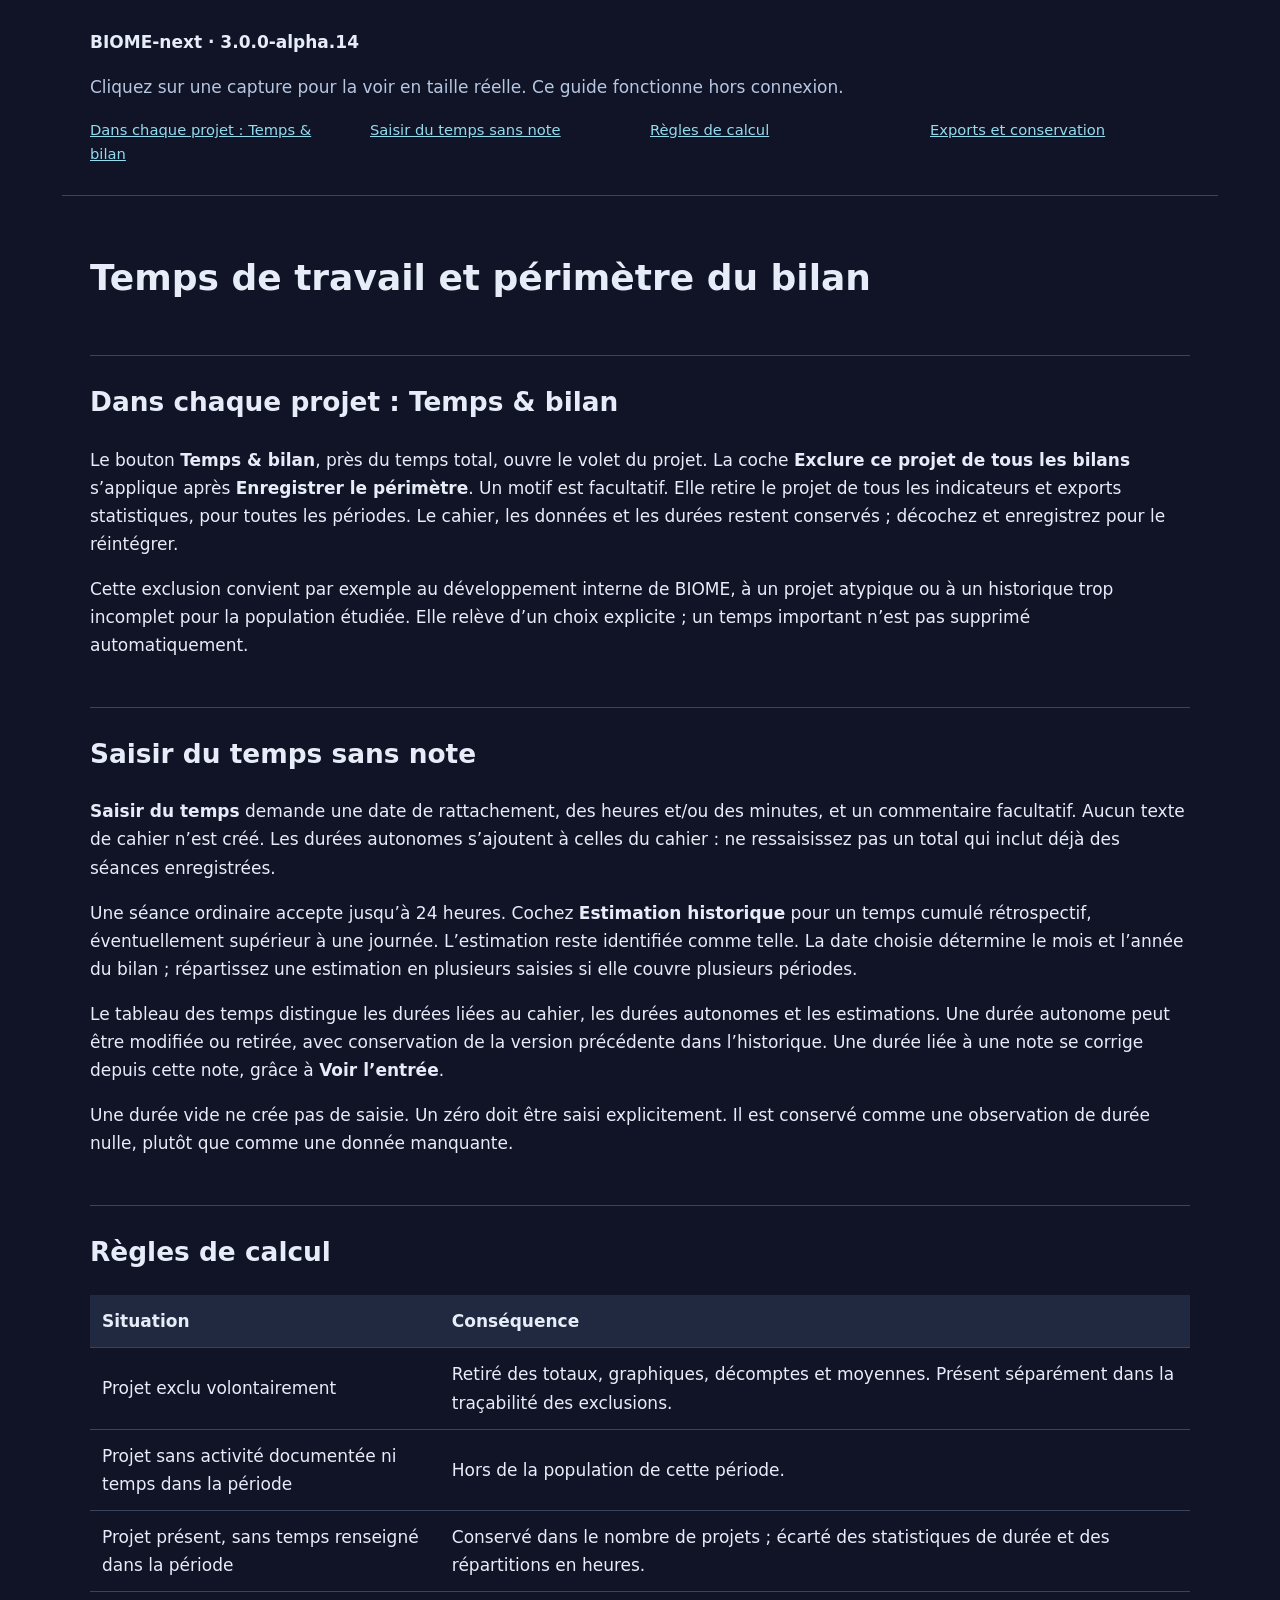
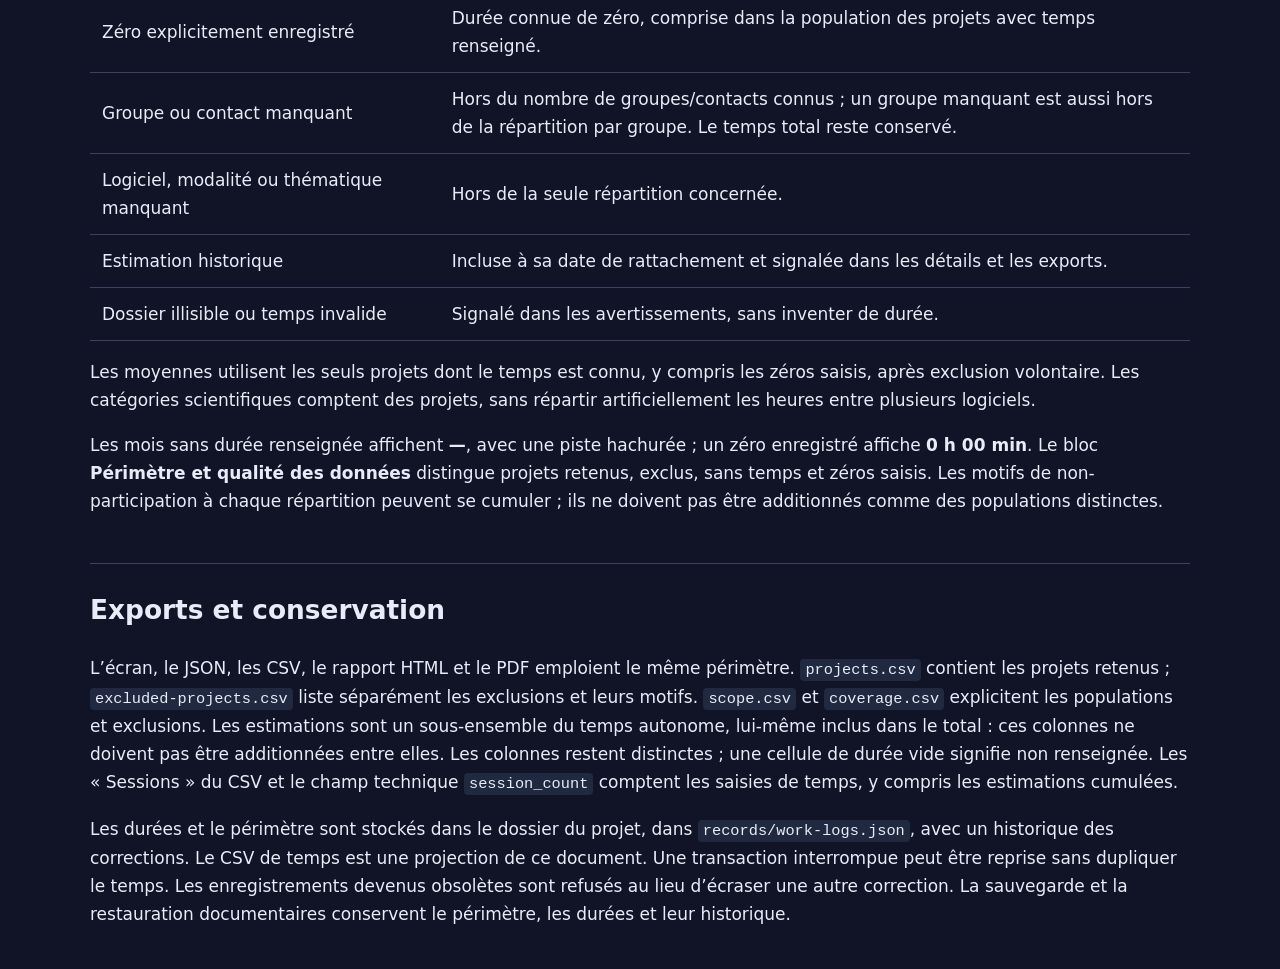
<file: docs/report-scope-and-time.fr.html>
<!doctype html><html lang="fr"><head><meta charset="utf-8"><meta name="viewport" content="width=device-width,initial-scale=1"><title>Temps de travail et périmètre du bilan</title><style>body{margin:0;background:#101426;color:#e7edf8;font:17px/1.65 system-ui,Segoe UI,sans-serif}header,main{max-width:1100px;margin:auto;padding:28px}header{border-bottom:1px solid #39435d}h1{font-size:2.25rem}h2{font-size:1.65rem;margin-top:3rem;border-top:1px solid #39435d;padding-top:1.5rem}h3{font-size:1.2rem;color:#b9c9e6}a{color:#93dcef}code{background:#202940;padding:2px 5px;border-radius:4px;font-size:.9em}figure{margin:24px 0;padding:12px;background:#192138;border:1px solid #39435d;border-radius:12px}img{display:block;max-width:100%;height:auto;margin:auto}figcaption{font-size:.88rem;color:#b6c7e2;padding:10px 8px 0}nav{display:grid;grid-template-columns:repeat(auto-fit,minmax(250px,1fr));gap:8px 20px}nav a{font-size:.92rem}.table{overflow-x:auto}table{border-collapse:collapse;width:100%}th,td{text-align:left;padding:12px;border-bottom:1px solid #39435d}th{background:#202940}.note{color:#b6c7e2}@media(max-width:650px){main,header{padding:18px}h1{font-size:1.8rem}}@media print{body{background:white;color:#172033;font-size:10pt}a{color:#172033}header nav{display:none}h2{break-before:page}figure{background:white;border:1px solid #bbb;break-inside:avoid}img{max-height:210mm;max-width:100%;object-fit:contain}code,th{background:#eee}figcaption,.note,h3{color:#334155}}</style></head><body><header><strong>BIOME-next · 3.0.0-alpha.14</strong><p class="note">Cliquez sur une capture pour la voir en taille réelle. Ce guide fonctionne hors connexion.</p><nav aria-label="Contents"><a href="#section-2">Dans chaque projet : Temps &amp; bilan</a><a href="#section-3">Saisir du temps sans note</a><a href="#section-4">Règles de calcul</a><a href="#section-5">Exports et conservation</a></nav></header><main><h1 id="section-1">Temps de travail et périmètre du bilan</h1>
<h2 id="section-2">Dans chaque projet : Temps &amp; bilan</h2>
<p>Le bouton <strong>Temps &amp; bilan</strong>, près du temps total, ouvre le volet du projet. La coche <strong>Exclure ce projet de tous les bilans</strong> s’applique après <strong>Enregistrer le périmètre</strong>. Un motif est facultatif. Elle retire le projet de tous les indicateurs et exports statistiques, pour toutes les périodes. Le cahier, les données et les durées restent conservés ; décochez et enregistrez pour le réintégrer.</p>
<p>Cette exclusion convient par exemple au développement interne de BIOME, à un projet atypique ou à un historique trop incomplet pour la population étudiée. Elle relève d’un choix explicite ; un temps important n’est pas supprimé automatiquement.</p>
<h2 id="section-3">Saisir du temps sans note</h2>
<p><strong>Saisir du temps</strong> demande une date de rattachement, des heures et/ou des minutes, et un commentaire facultatif. Aucun texte de cahier n’est créé. Les durées autonomes s’ajoutent à celles du cahier : ne ressaisissez pas un total qui inclut déjà des séances enregistrées.</p>
<p>Une séance ordinaire accepte jusqu’à 24 heures. Cochez <strong>Estimation historique</strong> pour un temps cumulé rétrospectif, éventuellement supérieur à une journée. L’estimation reste identifiée comme telle. La date choisie détermine le mois et l’année du bilan ; répartissez une estimation en plusieurs saisies si elle couvre plusieurs périodes.</p>
<p>Le tableau des temps distingue les durées liées au cahier, les durées autonomes et les estimations. Une durée autonome peut être modifiée ou retirée, avec conservation de la version précédente dans l’historique. Une durée liée à une note se corrige depuis cette note, grâce à <strong>Voir l’entrée</strong>.</p>
<p>Une durée vide ne crée pas de saisie. Un zéro doit être saisi explicitement. Il est conservé comme une observation de durée nulle, plutôt que comme une donnée manquante.</p>
<h2 id="section-4">Règles de calcul</h2>
<div class="table"><table><thead><tr><th>Situation</th><th>Conséquence</th></tr></thead><tbody>
<tr><td>Projet exclu volontairement</td><td>Retiré des totaux, graphiques, décomptes et moyennes. Présent séparément dans la traçabilité des exclusions.</td></tr>
<tr><td>Projet sans activité documentée ni temps dans la période</td><td>Hors de la population de cette période.</td></tr>
<tr><td>Projet présent, sans temps renseigné dans la période</td><td>Conservé dans le nombre de projets ; écarté des statistiques de durée et des répartitions en heures.</td></tr>
<tr><td>Zéro explicitement enregistré</td><td>Durée connue de zéro, comprise dans la population des projets avec temps renseigné.</td></tr>
<tr><td>Groupe ou contact manquant</td><td>Hors du nombre de groupes/contacts connus ; un groupe manquant est aussi hors de la répartition par groupe. Le temps total reste conservé.</td></tr>
<tr><td>Logiciel, modalité ou thématique manquant</td><td>Hors de la seule répartition concernée.</td></tr>
<tr><td>Estimation historique</td><td>Incluse à sa date de rattachement et signalée dans les détails et les exports.</td></tr>
<tr><td>Dossier illisible ou temps invalide</td><td>Signalé dans les avertissements, sans inventer de durée.</td></tr>
</tbody></table></div>
<p>Les moyennes utilisent les seuls projets dont le temps est connu, y compris les zéros saisis, après exclusion volontaire. Les catégories scientifiques comptent des projets, sans répartir artificiellement les heures entre plusieurs logiciels.</p>
<p>Les mois sans durée renseignée affichent <strong>—</strong>, avec une piste hachurée ; un zéro enregistré affiche <strong>0 h 00 min</strong>. Le bloc <strong>Périmètre et qualité des données</strong> distingue projets retenus, exclus, sans temps et zéros saisis. Les motifs de non-participation à chaque répartition peuvent se cumuler ; ils ne doivent pas être additionnés comme des populations distinctes.</p>
<h2 id="section-5">Exports et conservation</h2>
<p>L’écran, le JSON, les CSV, le rapport HTML et le PDF emploient le même périmètre. <code>projects.csv</code> contient les projets retenus ; <code>excluded-projects.csv</code> liste séparément les exclusions et leurs motifs. <code>scope.csv</code> et <code>coverage.csv</code> explicitent les populations et exclusions. Les estimations sont un sous-ensemble du temps autonome, lui-même inclus dans le total : ces colonnes ne doivent pas être additionnées entre elles. Les colonnes restent distinctes ; une cellule de durée vide signifie non renseignée. Les « Sessions » du CSV et le champ technique <code>session_count</code> comptent les saisies de temps, y compris les estimations cumulées.</p>
<p>Les durées et le périmètre sont stockés dans le dossier du projet, dans <code>records/work-logs.json</code>, avec un historique des corrections. Le CSV de temps est une projection de ce document. Une transaction interrompue peut être reprise sans dupliquer le temps. Les enregistrements devenus obsolètes sont refusés au lieu d’écraser une autre correction. La sauvegarde et la restauration documentaires conservent le périmètre, les durées et leur historique.</p></main></body></html>
</file>
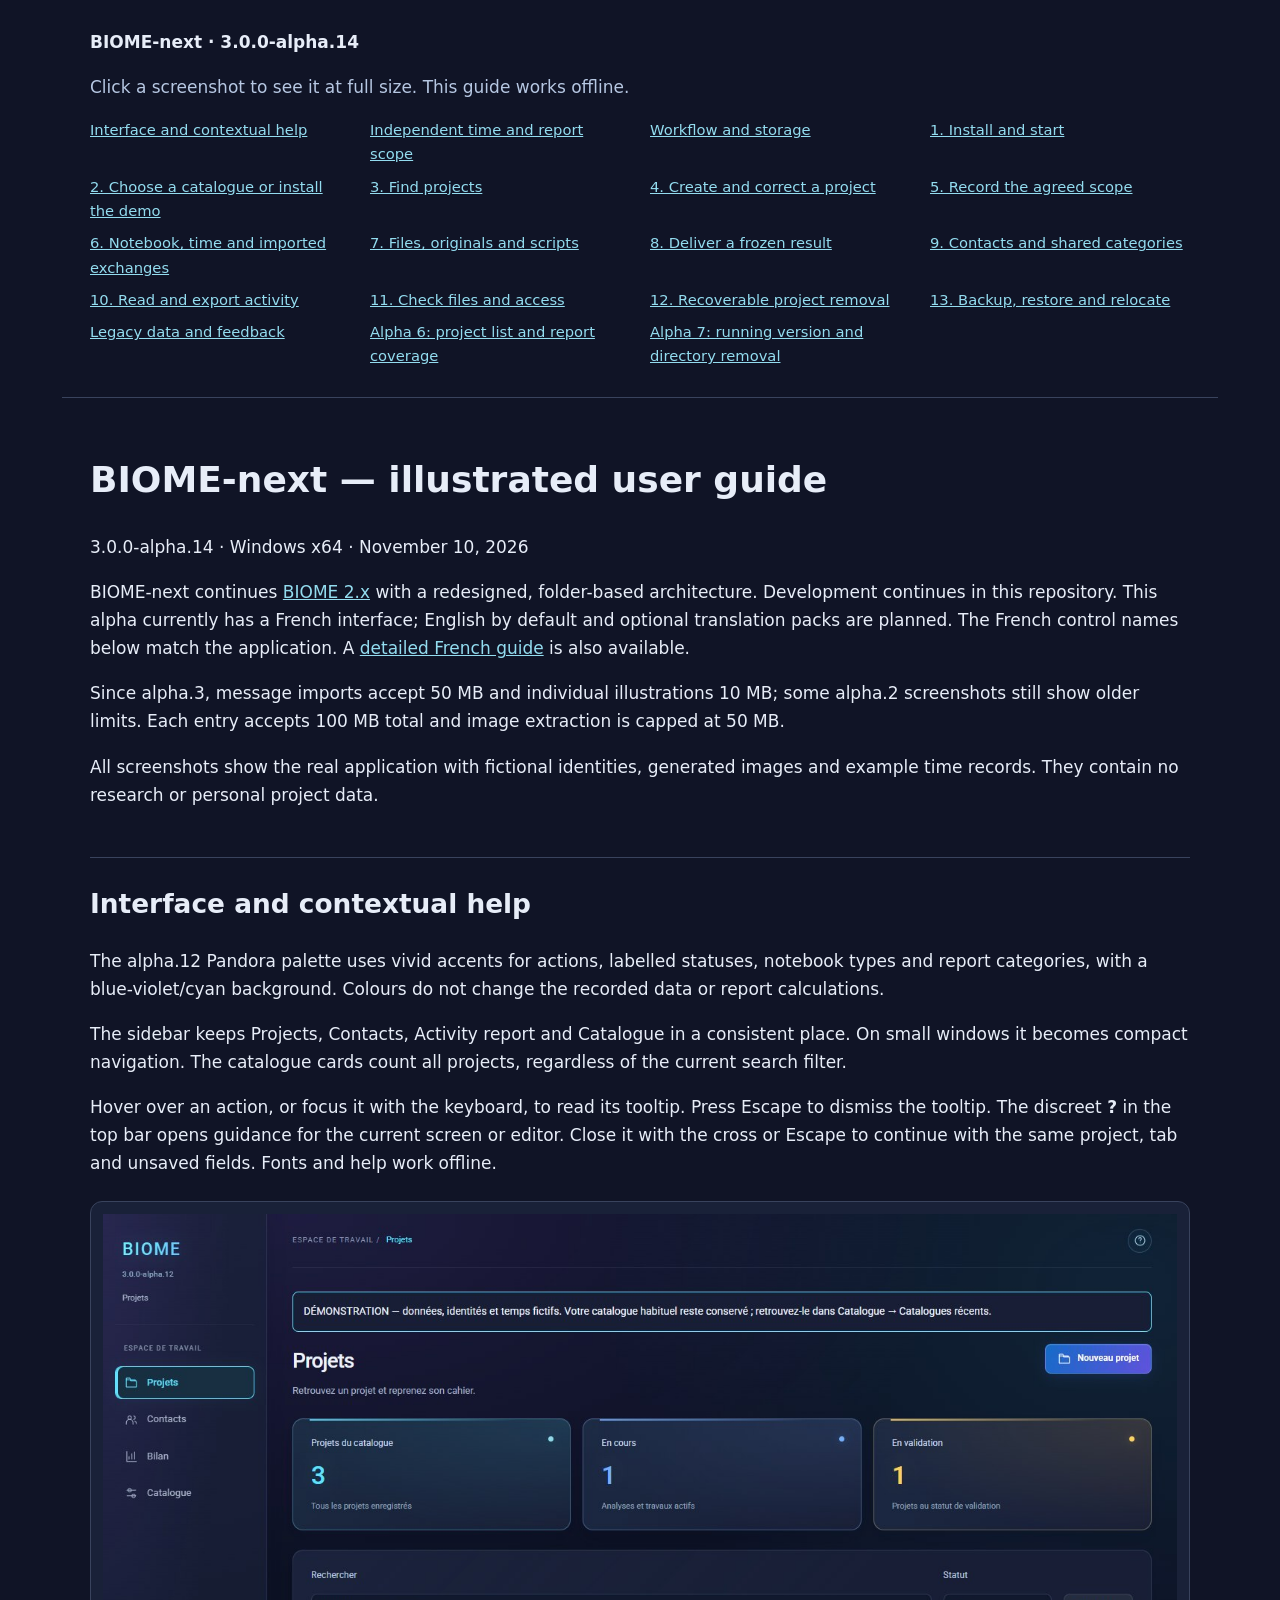
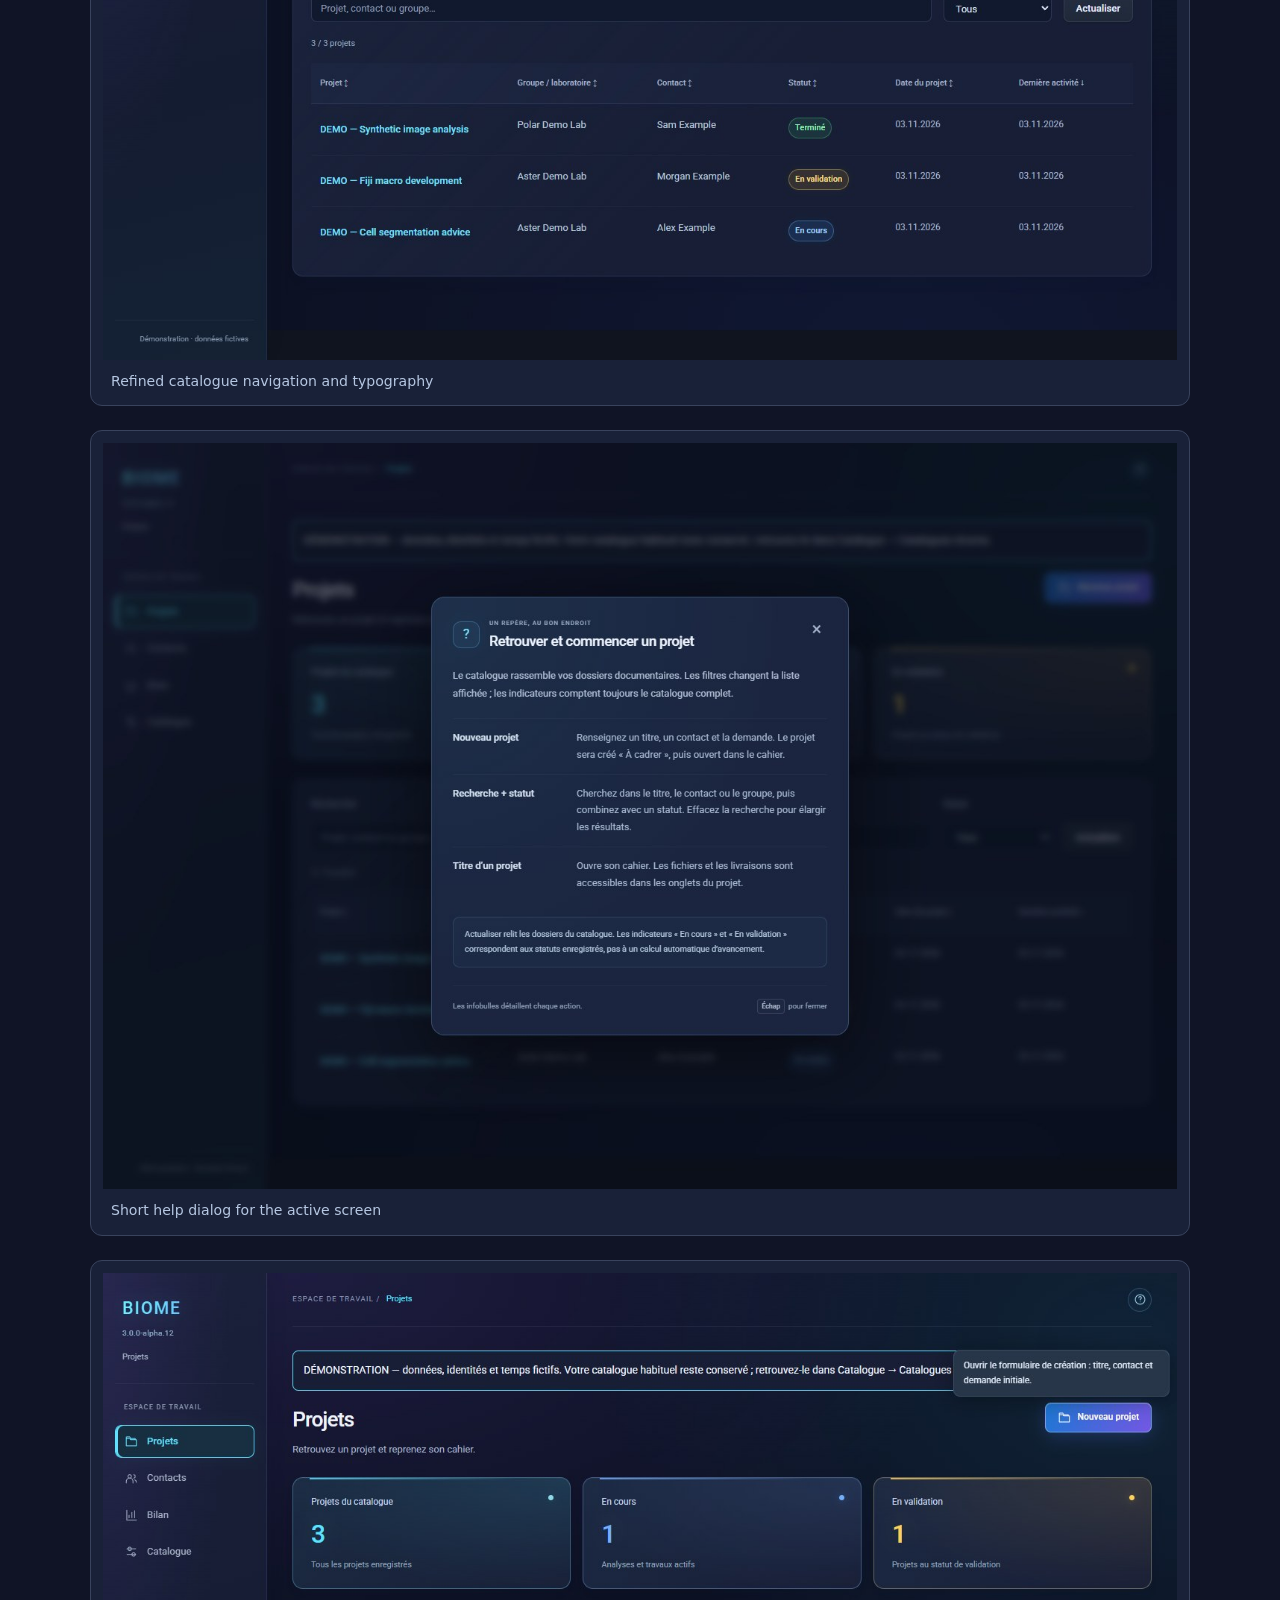
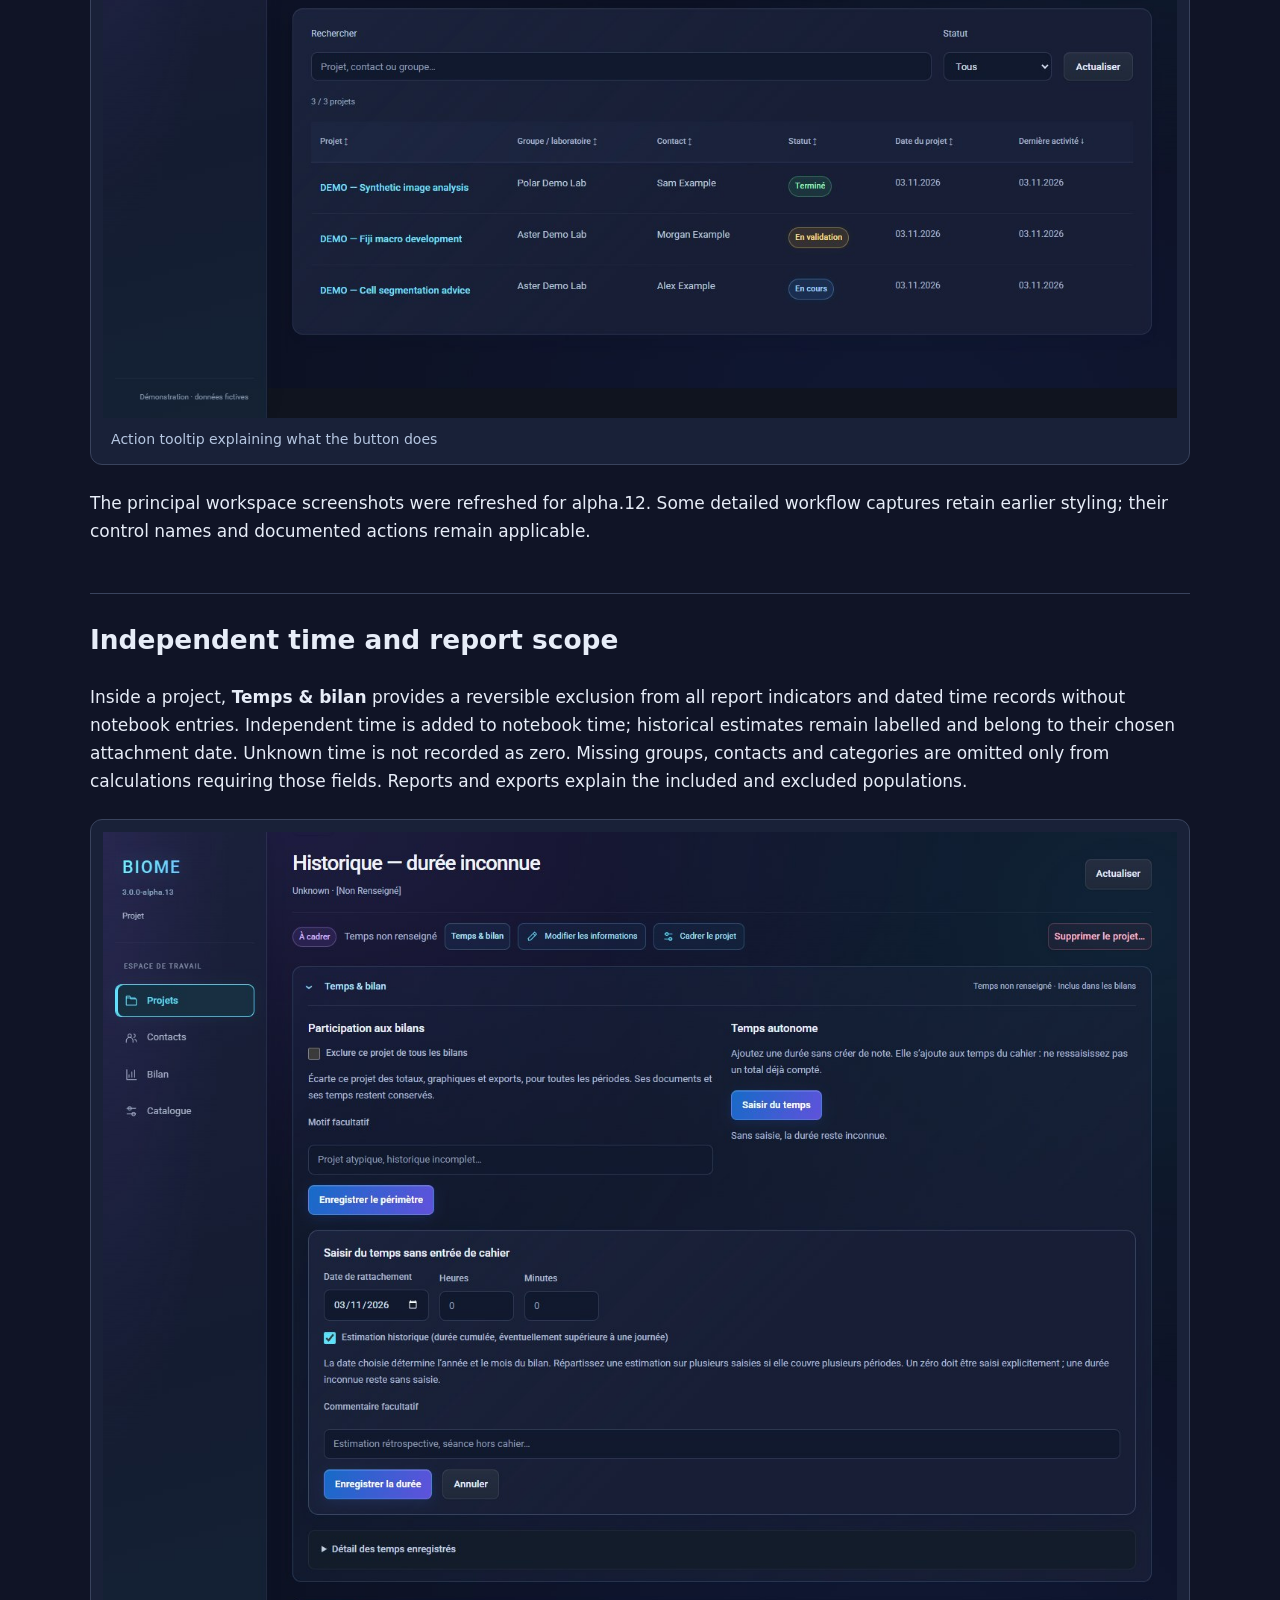
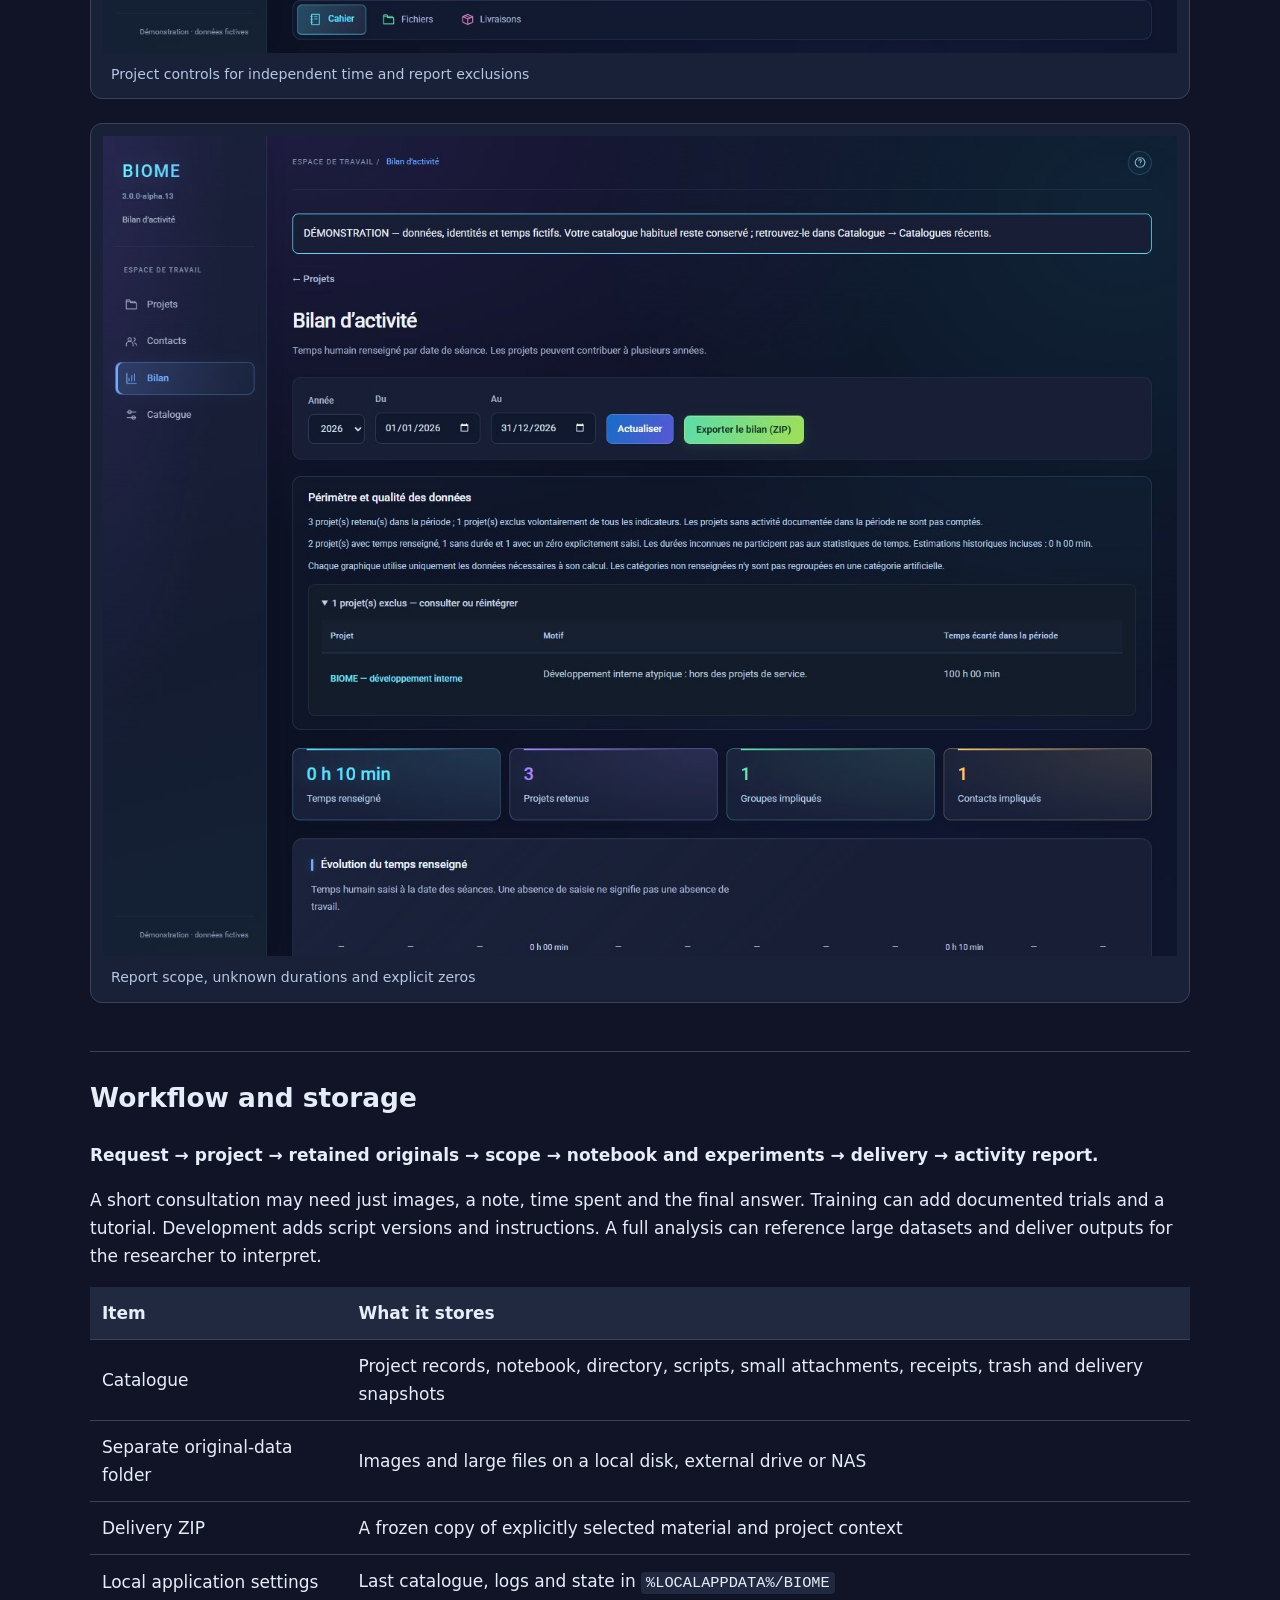
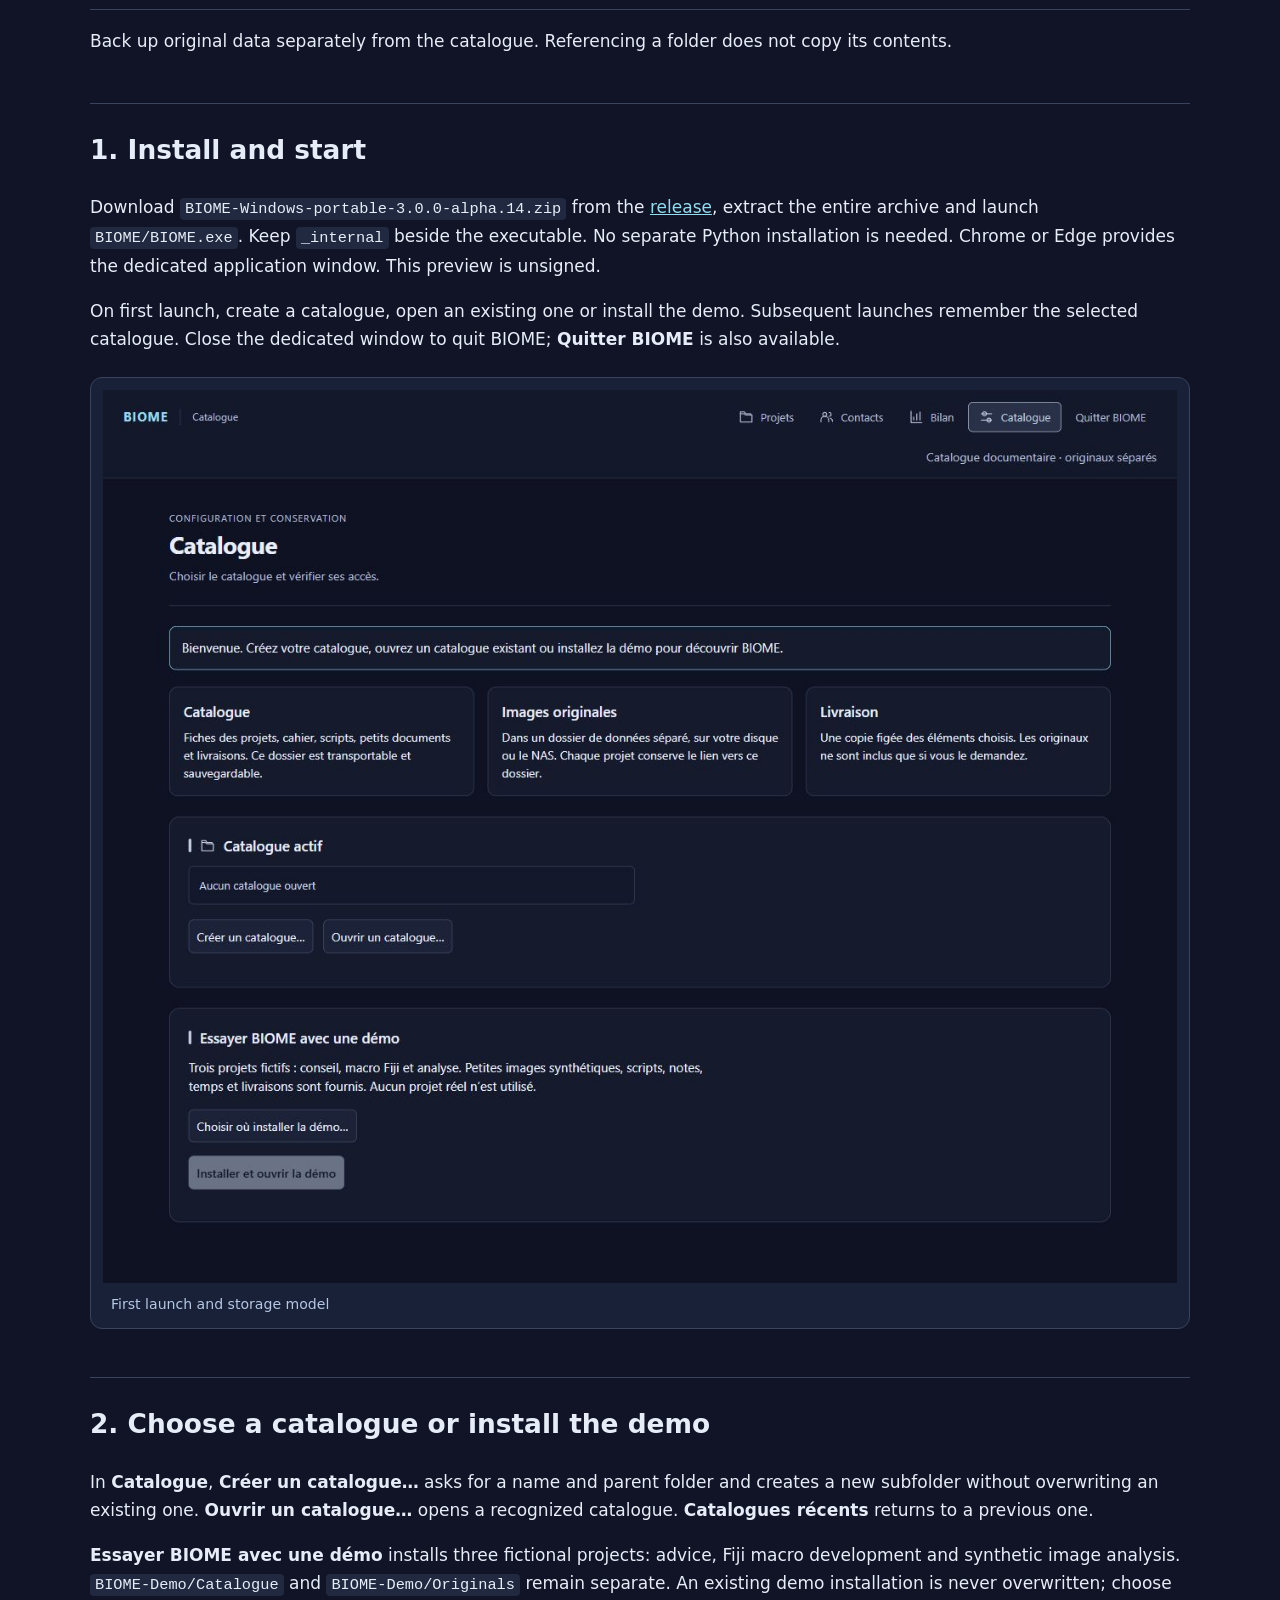
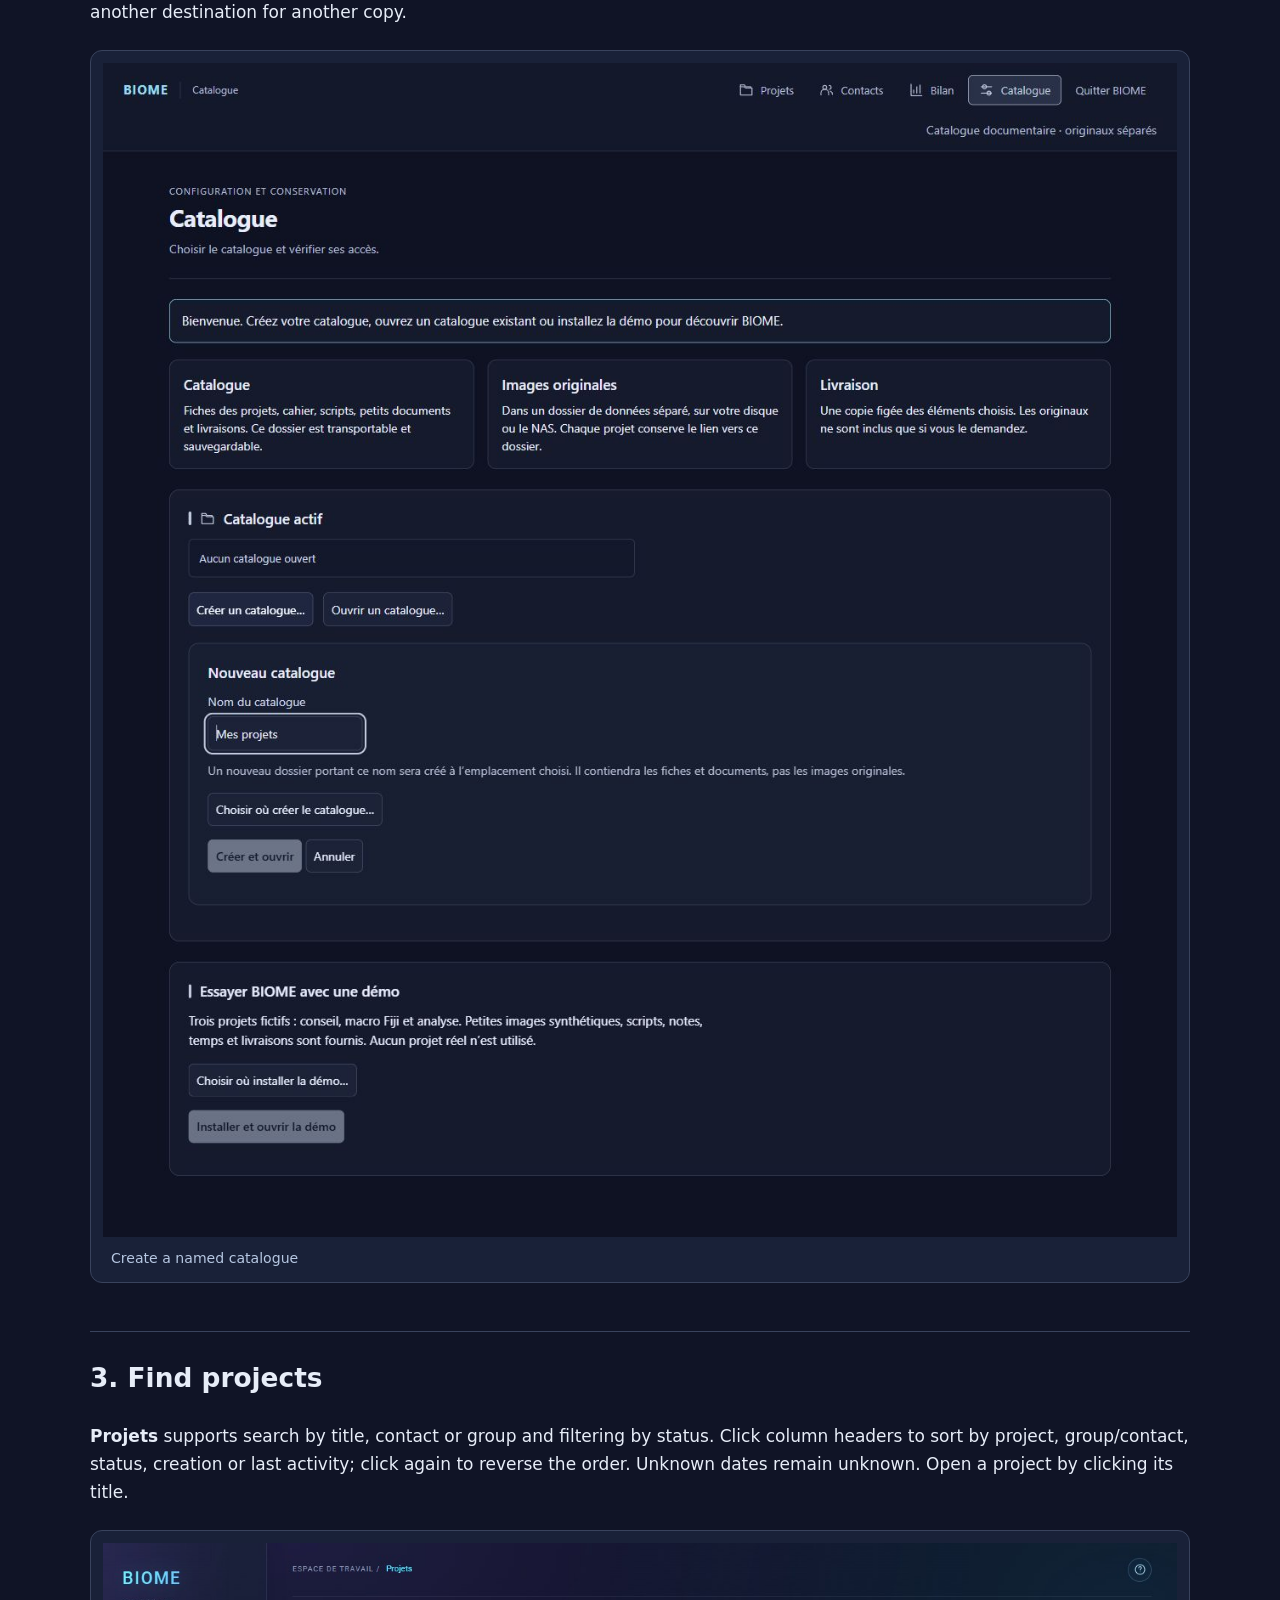
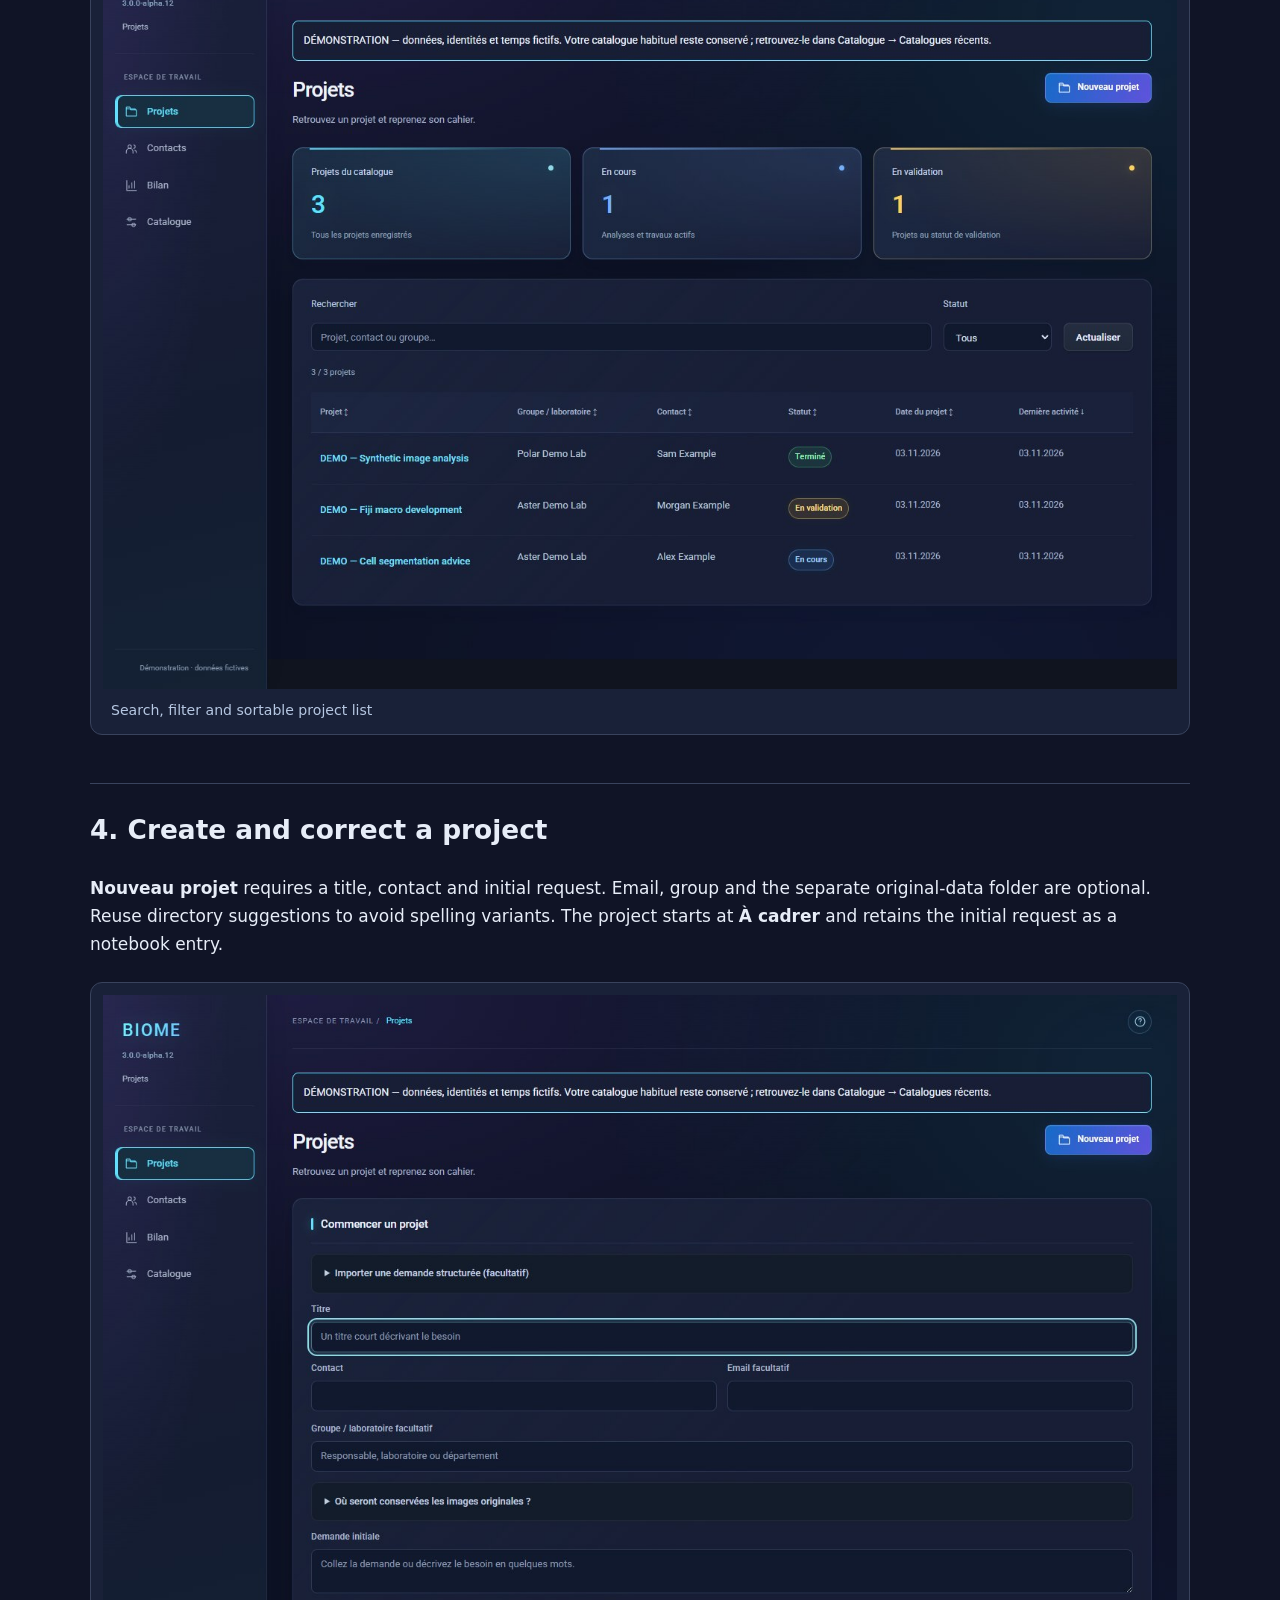
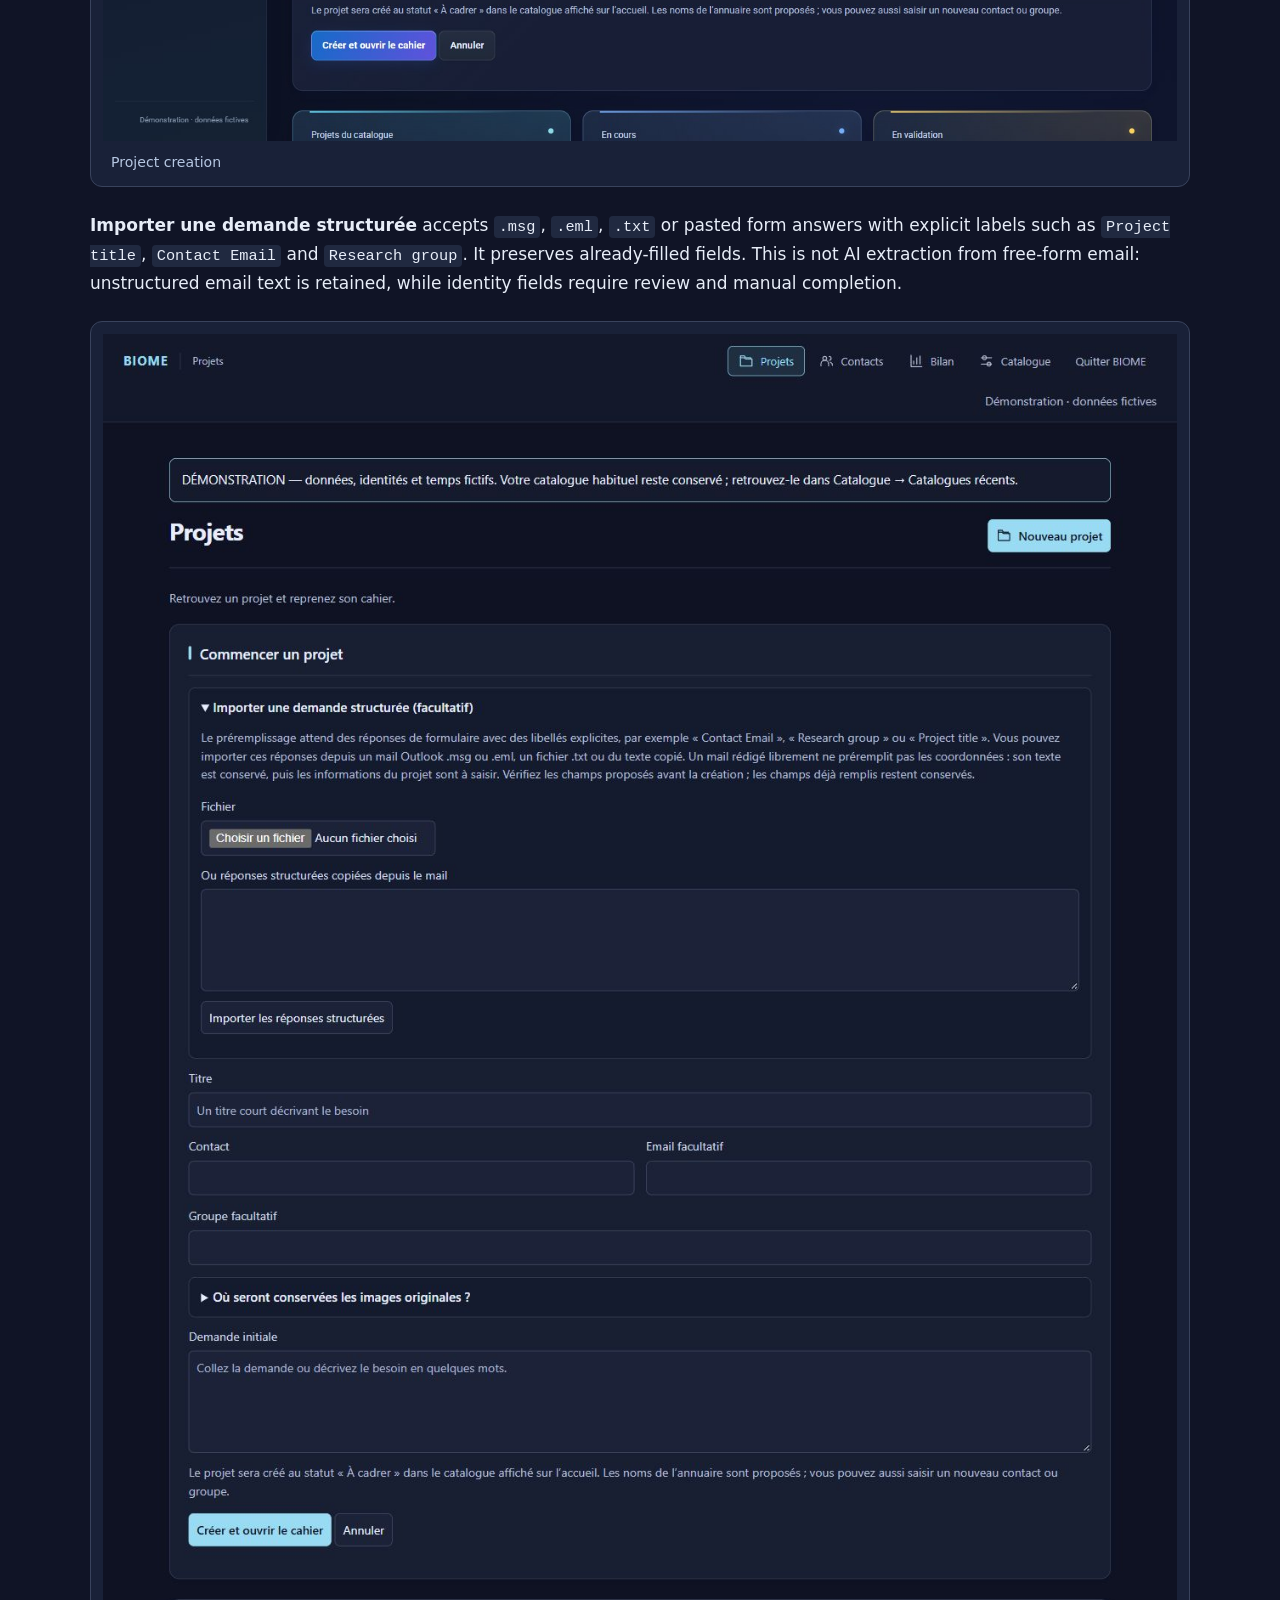
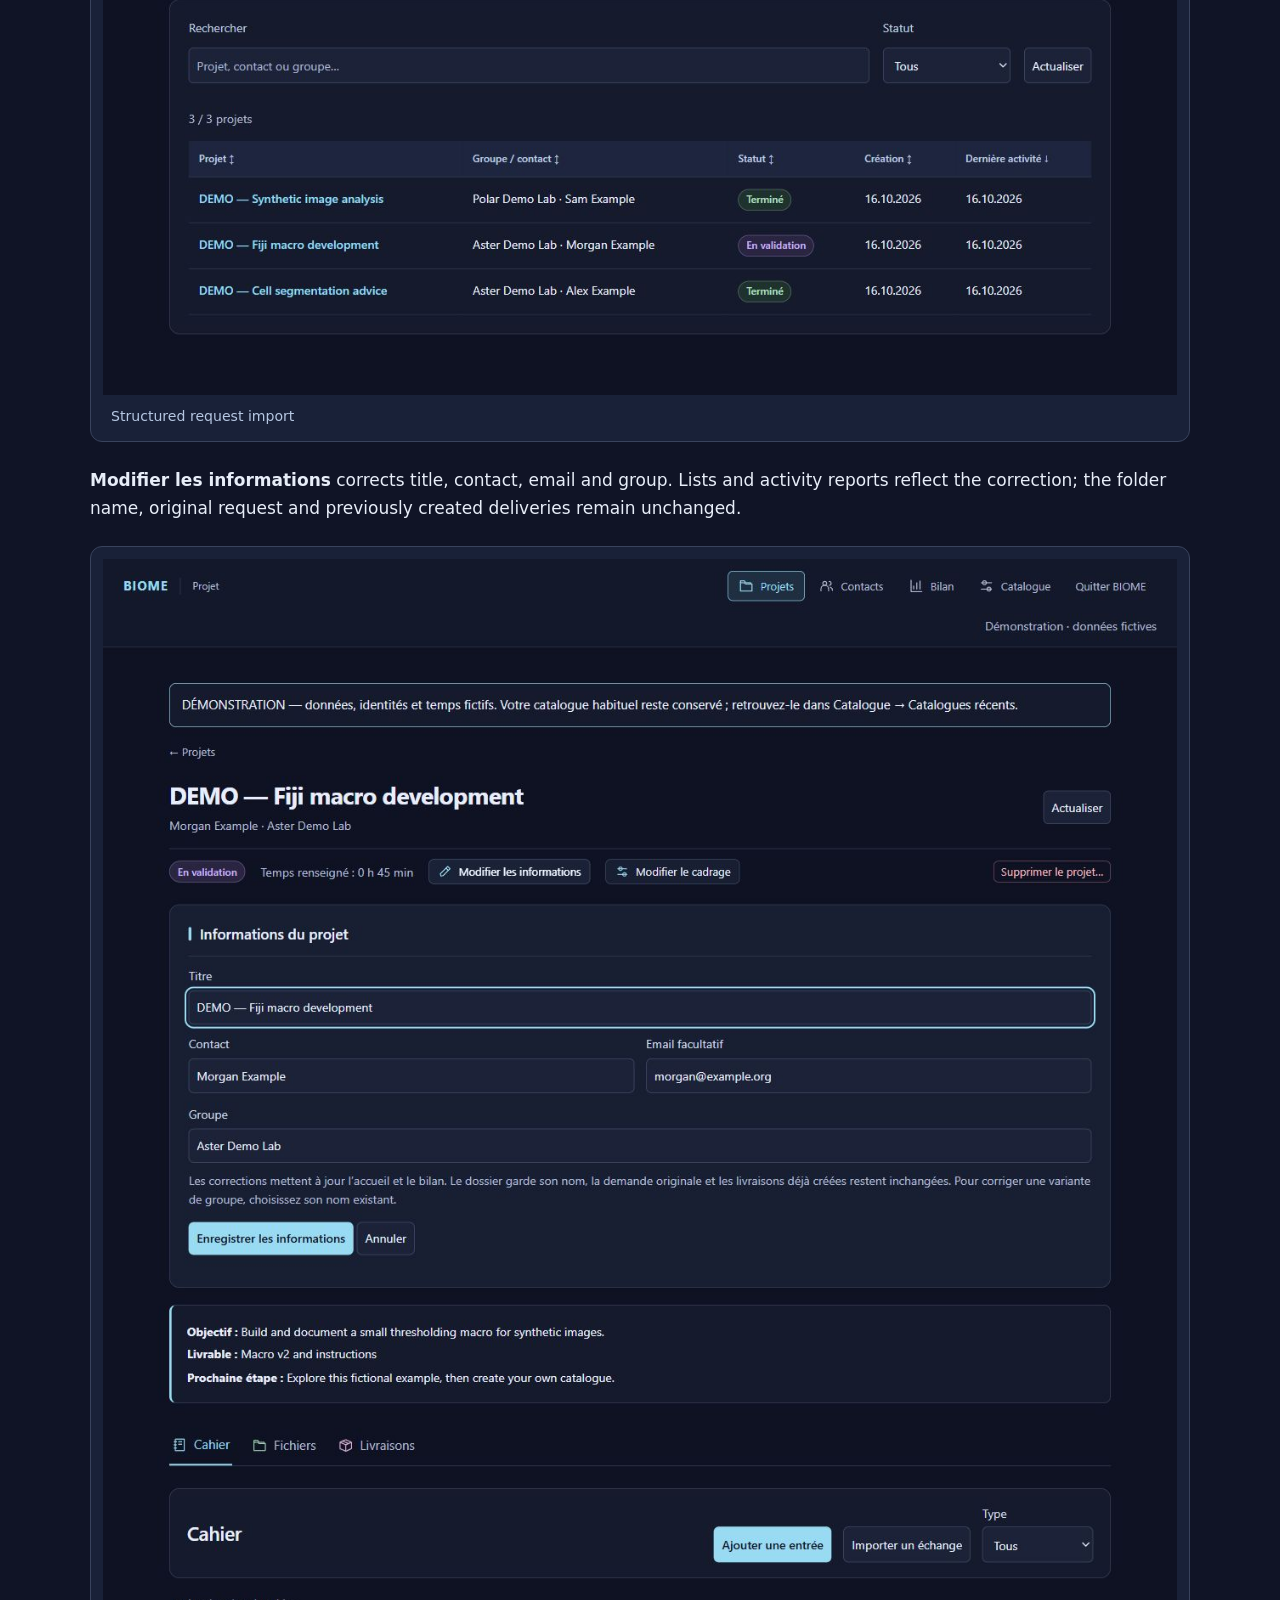
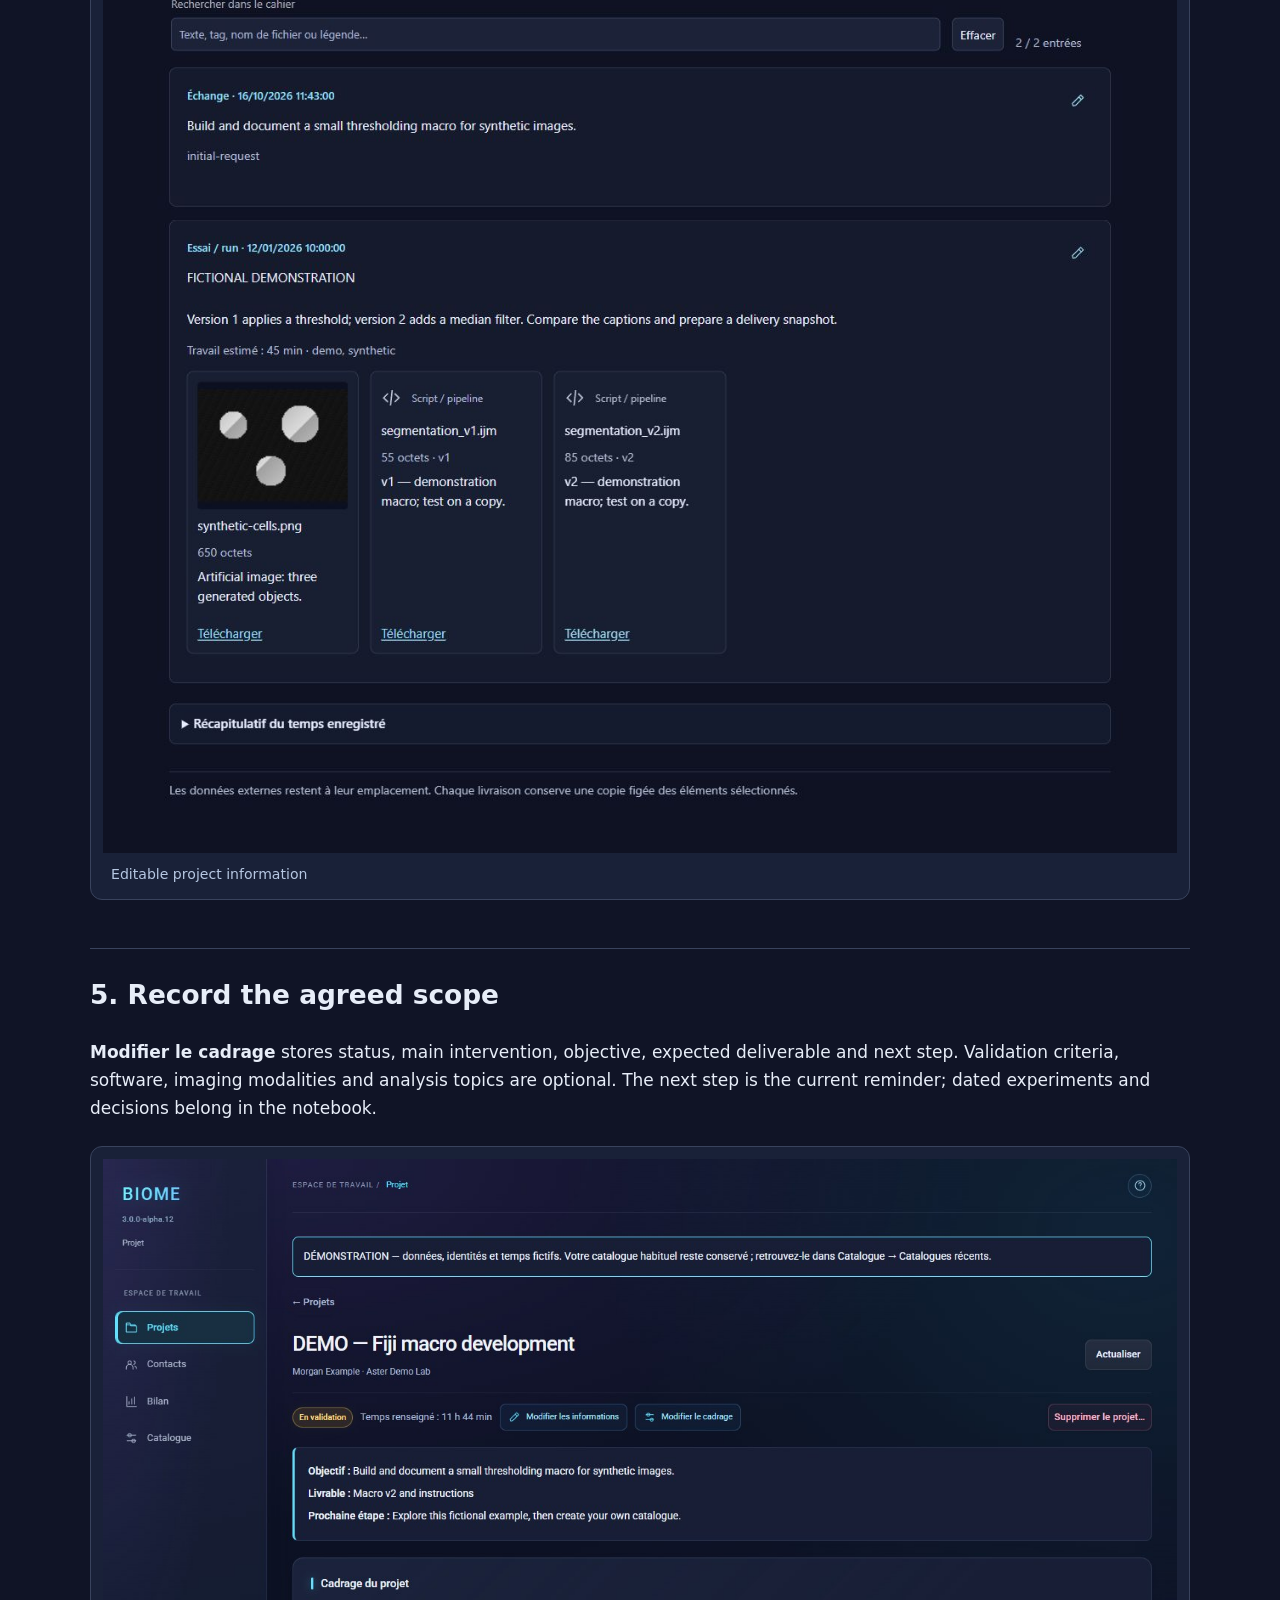
<file: docs/user-guide.html>
<!doctype html><html lang="en"><head><meta charset="utf-8"><meta name="viewport" content="width=device-width,initial-scale=1"><title>BIOME-next — illustrated user guide</title><style>body{margin:0;background:#101426;color:#e7edf8;font:17px/1.65 system-ui,Segoe UI,sans-serif}header,main{max-width:1100px;margin:auto;padding:28px}header{border-bottom:1px solid #39435d}h1{font-size:2.25rem}h2{font-size:1.65rem;margin-top:3rem;border-top:1px solid #39435d;padding-top:1.5rem}h3{font-size:1.2rem;color:#b9c9e6}a{color:#93dcef}code{background:#202940;padding:2px 5px;border-radius:4px;font-size:.9em}figure{margin:24px 0;padding:12px;background:#192138;border:1px solid #39435d;border-radius:12px}img{display:block;max-width:100%;height:auto;margin:auto}figcaption{font-size:.88rem;color:#b6c7e2;padding:10px 8px 0}nav{display:grid;grid-template-columns:repeat(auto-fit,minmax(250px,1fr));gap:8px 20px}nav a{font-size:.92rem}.table{overflow-x:auto}table{border-collapse:collapse;width:100%}th,td{text-align:left;padding:12px;border-bottom:1px solid #39435d}th{background:#202940}.note{color:#b6c7e2}@media(max-width:650px){main,header{padding:18px}h1{font-size:1.8rem}}@media print{body{background:white;color:#172033;font-size:10pt}a{color:#172033}header nav{display:none}h2{break-before:page}figure{background:white;border:1px solid #bbb;break-inside:avoid}img{max-height:210mm;max-width:100%;object-fit:contain}code,th{background:#eee}figcaption,.note,h3{color:#334155}}</style></head><body><header><strong>BIOME-next · 3.0.0-alpha.14</strong><p class="note">Click a screenshot to see it at full size. This guide works offline.</p><nav aria-label="Contents"><a href="#section-2">Interface and contextual help</a><a href="#section-3">Independent time and report scope</a><a href="#section-4">Workflow and storage</a><a href="#section-5">1. Install and start</a><a href="#section-6">2. Choose a catalogue or install the demo</a><a href="#section-7">3. Find projects</a><a href="#section-8">4. Create and correct a project</a><a href="#section-9">5. Record the agreed scope</a><a href="#section-10">6. Notebook, time and imported exchanges</a><a href="#section-11">7. Files, originals and scripts</a><a href="#section-13">8. Deliver a frozen result</a><a href="#section-14">9. Contacts and shared categories</a><a href="#section-15">10. Read and export activity</a><a href="#section-16">11. Check files and access</a><a href="#section-17">12. Recoverable project removal</a><a href="#section-18">13. Backup, restore and relocate</a><a href="#section-19">Legacy data and feedback</a><a href="#section-20">Alpha 6: project list and report coverage</a><a href="#section-21">Alpha 7: running version and directory removal</a></nav></header><main><h1 id="section-1">BIOME-next — illustrated user guide</h1>
<p>3.0.0-alpha.14 · Windows x64 · November 10, 2026</p>
<p>BIOME-next continues <a href="https://github.com/UniversalBuilder/BIOME">BIOME 2.x</a> with a redesigned, folder-based architecture. Development continues in this repository. This alpha currently has a French interface; English by default and optional translation packs are planned. The French control names below match the application. A <a href="guide-utilisateur.fr.html">detailed French guide</a> is also available.</p>
<p>Since alpha.3, message imports accept 50 MB and individual illustrations 10 MB; some alpha.2 screenshots still show older limits. Each entry accepts 100 MB total and image extraction is capped at 50 MB.</p>
<p>All screenshots show the real application with fictional identities, generated images and example time records. They contain no research or personal project data.</p>
<h2 id="section-2">Interface and contextual help</h2>
<p>The alpha.12 Pandora palette uses vivid accents for actions, labelled statuses, notebook types and report categories, with a blue-violet/cyan background. Colours do not change the recorded data or report calculations.</p>
<p>The sidebar keeps Projects, Contacts, Activity report and Catalogue in a consistent place. On small windows it becomes compact navigation. The catalogue cards count all projects, regardless of the current search filter.</p>
<p>Hover over an action, or focus it with the keyboard, to read its tooltip. Press Escape to dismiss the tooltip. The discreet <strong>?</strong> in the top bar opens guidance for the current screen or editor. Close it with the cross or Escape to continue with the same project, tab and unsaved fields. Fonts and help work offline.</p>
<figure><a href="images/03-projects.jpg"><img loading="lazy" src="images/03-projects.jpg" alt="Refined catalogue navigation and typography"></a><figcaption>Refined catalogue navigation and typography</figcaption></figure>
<figure><a href="images/28-contextual-help.jpg"><img loading="lazy" src="images/28-contextual-help.jpg" alt="Short help dialog for the active screen"></a><figcaption>Short help dialog for the active screen</figcaption></figure>
<figure><a href="images/29-action-tooltip.jpg"><img loading="lazy" src="images/29-action-tooltip.jpg" alt="Action tooltip explaining what the button does"></a><figcaption>Action tooltip explaining what the button does</figcaption></figure>
<p>The principal workspace screenshots were refreshed for alpha.12. Some detailed workflow captures retain earlier styling; their control names and documented actions remain applicable.</p>
<h2 id="section-3">Independent time and report scope</h2>
<p>Inside a project, <strong>Temps &amp; bilan</strong> provides a reversible exclusion from all report indicators and dated time records without notebook entries. Independent time is added to notebook time; historical estimates remain labelled and belong to their chosen attachment date. Unknown time is not recorded as zero. Missing groups, contacts and categories are omitted only from calculations requiring those fields. Reports and exports explain the included and excluded populations.</p>
<figure><a href="images/30-project-time-scope.jpg"><img loading="lazy" src="images/30-project-time-scope.jpg" alt="Project controls for independent time and report exclusions"></a><figcaption>Project controls for independent time and report exclusions</figcaption></figure>
<figure><a href="images/31-report-population.jpg"><img loading="lazy" src="images/31-report-population.jpg" alt="Report scope, unknown durations and explicit zeros"></a><figcaption>Report scope, unknown durations and explicit zeros</figcaption></figure>
<h2 id="section-4">Workflow and storage</h2>
<p><strong>Request → project → retained originals → scope → notebook and experiments → delivery → activity report.</strong></p>
<p>A short consultation may need just images, a note, time spent and the final answer. Training can add documented trials and a tutorial. Development adds script versions and instructions. A full analysis can reference large datasets and deliver outputs for the researcher to interpret.</p>
<div class="table"><table><thead><tr><th>Item</th><th>What it stores</th></tr></thead><tbody>
<tr><td>Catalogue</td><td>Project records, notebook, directory, scripts, small attachments, receipts, trash and delivery snapshots</td></tr>
<tr><td>Separate original-data folder</td><td>Images and large files on a local disk, external drive or NAS</td></tr>
<tr><td>Delivery ZIP</td><td>A frozen copy of explicitly selected material and project context</td></tr>
<tr><td>Local application settings</td><td>Last catalogue, logs and state in <code>%LOCALAPPDATA%/BIOME</code></td></tr>
</tbody></table></div>
<p>Back up original data separately from the catalogue. Referencing a folder does not copy its contents.</p>
<h2 id="section-5">1. Install and start</h2>
<p>Download <code>BIOME-Windows-portable-3.0.0-alpha.14.zip</code> from the <a href="https://github.com/UniversalBuilder/BIOME-next/releases/tag/v3.0.0-alpha.14">release</a>, extract the entire archive and launch <code>BIOME/BIOME.exe</code>. Keep <code>_internal</code> beside the executable. No separate Python installation is needed. Chrome or Edge provides the dedicated application window. This preview is unsigned.</p>
<p>On first launch, create a catalogue, open an existing one or install the demo. Subsequent launches remember the selected catalogue. Close the dedicated window to quit BIOME; <strong>Quitter BIOME</strong> is also available.</p>
<figure><a href="images/01-first-launch.jpg"><img loading="lazy" src="images/01-first-launch.jpg" alt="First launch and storage model"></a><figcaption>First launch and storage model</figcaption></figure>
<h2 id="section-6">2. Choose a catalogue or install the demo</h2>
<p>In <strong>Catalogue</strong>, <strong>Créer un catalogue…</strong> asks for a name and parent folder and creates a new subfolder without overwriting an existing one. <strong>Ouvrir un catalogue…</strong> opens a recognized catalogue. <strong>Catalogues récents</strong> returns to a previous one.</p>
<p><strong>Essayer BIOME avec une démo</strong> installs three fictional projects: advice, Fiji macro development and synthetic image analysis. <code>BIOME-Demo/Catalogue</code> and <code>BIOME-Demo/Originals</code> remain separate. An existing demo installation is never overwritten; choose another destination for another copy.</p>
<figure><a href="images/02-create-catalogue.jpg"><img loading="lazy" src="images/02-create-catalogue.jpg" alt="Create a named catalogue"></a><figcaption>Create a named catalogue</figcaption></figure>
<h2 id="section-7">3. Find projects</h2>
<p><strong>Projets</strong> supports search by title, contact or group and filtering by status. Click column headers to sort by project, group/contact, status, creation or last activity; click again to reverse the order. Unknown dates remain unknown. Open a project by clicking its title.</p>
<figure><a href="images/03-projects.jpg"><img loading="lazy" src="images/03-projects.jpg" alt="Search, filter and sortable project list"></a><figcaption>Search, filter and sortable project list</figcaption></figure>
<h2 id="section-8">4. Create and correct a project</h2>
<p><strong>Nouveau projet</strong> requires a title, contact and initial request. Email, group and the separate original-data folder are optional. Reuse directory suggestions to avoid spelling variants. The project starts at <strong>À cadrer</strong> and retains the initial request as a notebook entry.</p>
<figure><a href="images/04-new-project.jpg"><img loading="lazy" src="images/04-new-project.jpg" alt="Project creation"></a><figcaption>Project creation</figcaption></figure>
<p><strong>Importer une demande structurée</strong> accepts <code>.msg</code>, <code>.eml</code>, <code>.txt</code> or pasted form answers with explicit labels such as <code>Project title</code>, <code>Contact Email</code> and <code>Research group</code>. It preserves already-filled fields. This is not AI extraction from free-form email: unstructured email text is retained, while identity fields require review and manual completion.</p>
<figure><a href="images/05-request-import.jpg"><img loading="lazy" src="images/05-request-import.jpg" alt="Structured request import"></a><figcaption>Structured request import</figcaption></figure>
<p><strong>Modifier les informations</strong> corrects title, contact, email and group. Lists and activity reports reflect the correction; the folder name, original request and previously created deliveries remain unchanged.</p>
<figure><a href="images/20-edit-project.jpg"><img loading="lazy" src="images/20-edit-project.jpg" alt="Editable project information"></a><figcaption>Editable project information</figcaption></figure>
<h2 id="section-9">5. Record the agreed scope</h2>
<p><strong>Modifier le cadrage</strong> stores status, main intervention, objective, expected deliverable and next step. Validation criteria, software, imaging modalities and analysis topics are optional. The next step is the current reminder; dated experiments and decisions belong in the notebook.</p>
<figure><a href="images/07-framing.jpg"><img loading="lazy" src="images/07-framing.jpg" alt="Project scope"></a><figcaption>Project scope</figcaption></figure>
<h2 id="section-10">6. Notebook, time and imported exchanges</h2>
<p><strong>Cahier</strong> has dated work notes, experiments, meetings, exchanges and decisions. Search includes text, tags, filenames and captions. Click a tag chip to filter the notebook. <strong>Modifier</strong> edits an entry; <strong>Actualiser</strong> rereads project files.</p>
<figure><a href="images/06-notebook.jpg"><img loading="lazy" src="images/06-notebook.jpg" alt="Notebook and attachments"></a><figcaption>Notebook and attachments</figcaption></figure>
<p>The notebook shows <strong>Prochaine étape</strong> (the next step from project framing) and <strong>Notes épinglées</strong> (project reminders).</p>
<p><strong>Ajouter une entrée</strong> records the type, activity date and time, note, optional estimated work duration in hours and minutes, tags and small attachments. The toolbar applies bold, italic, inline code and lists directly as you edit, and provides undo and redo. Enter time once per session even if several notes describe it. Leave it empty when unknown or already counted; missing time does not mean no work. Attachments are limited to 100 files, 10 MB each (50 MB for a message or text file) and 100 MB total; use <strong>Fichiers</strong> for large data.</p>
<figure><a href="images/08-entry-and-time.jpg"><img loading="lazy" src="images/08-entry-and-time.jpg" alt="Entry and human time"></a><figcaption>Entry and human time</figcaption></figure>
<p><strong>Importer un échange</strong> prepares an entry for review from <code>.msg</code>, <code>.eml</code>, <code>.txt</code> or pasted text. Outlook <code>.msg</code> can retain the original message and extract illustrations subject to content and size limits. Attachments inside <code>.eml</code> remain in the source message. Review date, text and files before saving.</p>
<figure><a href="images/21-import-exchange.jpg"><img loading="lazy" src="images/21-import-exchange.jpg" alt="Exchange import"></a><figcaption>Exchange import</figcaption></figure>
<p>Saved Markdown notes can be edited externally. Refresh to read those changes. If the file changes after opening its BIOME edit form, conflict protection prevents silently overwriting the intervening version. Merely opening a file in VS Code does not change or lock it.</p>
<h2 id="section-11">7. Files, originals and scripts</h2>
<p><strong>Fichiers</strong> separates linked/retained datasets from notebook attachments. <strong>Ajouter des données</strong> records a location and purpose without copying data. Expand <strong>Voir le chemin</strong>, open its containing folder, or edit the reference. Image attachments can be enlarged; download attachments or use <strong>Voir dans le cahier</strong> to find their original entry.</p>
<figure><a href="images/09-files.jpg"><img loading="lazy" src="images/09-files.jpg" alt="Linked data and notebook files"></a><figcaption>Linked data and notebook files</figcaption></figure>
<p><strong>Recevoir un fichier ou un dossier…</strong> prepares a verified copy of downloaded originals into durable storage separate from the catalogue. Select the source, name the dataset, prepare the receipt and choose the destination. BIOME verifies copied content by hashes, keeps a provenance receipt and preserves the source. New catalogues keep original-data storage separate.</p>
<h3 id="section-12">Create and open a project data folder</h3>
<p>In <strong>Fichiers → Dossier de données du projet</strong>, choose <strong>Créer le dossier du projet…</strong>, select or paste an existing parent folder outside the catalogue, and check the proposed name. The name combines the project creation date, group, contact, title and a short identifier; it can be shortened. Confirm <strong>Créer et lier ce dossier</strong>.</p>
<p>BIOME creates <code>01_raw</code> for unchanged originals, <code>02_processed</code> for intermediate/transformed images, <code>03_results</code> for analysis outputs, and a bilingual <code>README.txt</code> identifying the project without BIOME. Existing folders are never overwritten. To reuse a folder, choose <strong>Lier un emplacement existant…</strong> instead; its contents and organization remain unchanged.</p>
<p>Use <strong>Ouvrir le dossier du projet</strong> or <strong>Ouvrir 01_raw</strong> for direct Explorer access. <strong>Recevoir des images dans 01_raw</strong> prefills the verified-copy destination. Each reception creates a separate subfolder and preserves the downloaded source. You can also deposit originals manually in <code>01_raw</code>; manually deposited files do not have a BIOME copy receipt. Link processed data or results separately when you want them available as delivery choices.</p>
<p>The catalogue retains notes, attachments and delivery snapshots. These external data folders are not included in catalogue backups; back them up separately. Renaming the project later does not rename or move the external folder.</p>
<figure><a href="images/26-project-data-folder.jpg"><img loading="lazy" src="images/26-project-data-folder.jpg" alt="Project data folder and direct actions"></a><figcaption>Project data folder and direct actions</figcaption></figure>
<figure><a href="images/11-receive-originals.jpg"><img loading="lazy" src="images/11-receive-originals.jpg" alt="Verified original-data receipt"></a><figcaption>Verified original-data receipt</figcaption></figure>
<p>For scripts, choose <strong>Version de script / pipeline</strong> when attaching a file. The pencil action later edits the version label and caption, for example <code>v3 — median filter added</code>. It changes metadata, not the original filename or script content. Attach a new file for a new script version. This complements, rather than implements, Git source versioning.</p>
<figure><a href="images/10-file-caption.jpg"><img loading="lazy" src="images/10-file-caption.jpg" alt="Edit version label and caption"></a><figcaption>Edit version label and caption</figcaption></figure>
<h2 id="section-13">8. Deliver a frozen result</h2>
<p><strong>Livraisons → Préparer une livraison</strong> selects files and a recipient message. For linked datasets explicitly choose to omit them, mention their path or copy their contents into the ZIP. A local path may not be accessible to the recipient. Large included data requires disk space and time.</p>
<p>Each ZIP freezes the chosen content and project context. Later edits do not rewrite past deliveries. Download and send the ZIP using your usual channel; BIOME does not send it automatically. Create another numbered delivery for a correction.</p>
<p>Contents are grouped by notebook entry, with their date, original filename, caption and version. Click a row to preview it; check its checkbox to include it. Search and type filters preserve your selection. Images can be enlarged; scripts and messages have text previews. Source messages and technical archives are separate and included only when explicitly checked.</p>
<p><strong>Modifier le libellé</strong> changes the display label for this delivery only. Source filenames and notebook metadata remain unchanged. Use <strong>Vérifier la livraison</strong> to review the selected documents and linked-data choices, then write the recipient message and create the ZIP. If a file changed since selection, refresh the project and review it again. The project context and history are included automatically; unselected notebook content is not.</p>
<figure><a href="images/24-delivery-selection.jpg"><img loading="lazy" src="images/24-delivery-selection.jpg" alt="Grouped selection and script preview"></a><figcaption>Grouped selection and script preview</figcaption></figure>
<figure><a href="images/25-delivery-review.jpg"><img loading="lazy" src="images/25-delivery-review.jpg" alt="Review before creating the ZIP"></a><figcaption>Review before creating the ZIP</figcaption></figure>
<figure><a href="images/12-deliveries.jpg"><img loading="lazy" src="images/12-deliveries.jpg" alt="Delivery history"></a><figcaption>Delivery history</figcaption></figure>
<h2 id="section-14">9. Contacts and shared categories</h2>
<p><strong>Contacts</strong> adds and edits contacts and groups. Contact email is optional. Corrections update associated project attributions. Distinct names are not automatically merged: reuse consistent group names.</p>
<figure><a href="images/14-contacts.jpg"><img loading="lazy" src="images/14-contacts.jpg" alt="Shared contact directory"></a><figcaption>Shared contact directory</figcaption></figure>
<p>Expand <strong>Listes du cadrage</strong> to maintain software, imaging modalities and topics. Renaming updates associated scopes while retaining history; hiding a value removes it from future choices without removing it from existing projects.</p>
<figure><a href="images/15-vocabularies.jpg"><img loading="lazy" src="images/15-vocabularies.jpg" alt="Reusable scope categories"></a><figcaption>Reusable scope categories</figcaption></figure>
<h2 id="section-15">10. Read and export activity</h2>
<p><strong>Bilan</strong> accepts a year or inclusive date range. It shows recorded human time, projects with activity, groups and contacts, a timeline and group/intervention charts. Expand category distributions and tables as needed. <strong>Exporter le bilan (ZIP)</strong> includes the dedicated-layout PDF and detailed tabular exports, without browser-print layout.</p>
<p>Time follows session dates. Statuses and categories are current values, not historical snapshots. Missing records do not imply no work. Projects can have multiple software/topics; those counts are not exclusive hour allocations. Undated legacy totals remain separate.</p>
<figure><a href="images/16-activity-report.jpg"><img loading="lazy" src="images/16-activity-report.jpg" alt="Activity report with fictional data"></a><figcaption>Activity report with fictional data</figcaption></figure>
<h2 id="section-16">11. Check files and access</h2>
<p><strong>Catalogue → Vérifier les dossiers et les accès</strong> checks project metadata, session dates/durations, notebook and attachment links, recorded deliveries and external-location access. It considers all registered locations with progress feedback.</p>
<p>Accessible means a file is present/readable or a folder can be listed. Missing, denied or timed-out locations require checking the path, disk, network or VPN. This read-only control does not validate scientific content, scan every external file for integrity or replace backups.</p>
<figure><a href="images/18-checks.jpg"><img loading="lazy" src="images/18-checks.jpg" alt="Checks on the demo catalogue"></a><figcaption>Checks on the demo catalogue</figcaption></figure>
<h2 id="section-17">12. Recoverable project removal</h2>
<p><strong>Supprimer le projet…</strong> asks for confirmation and moves its documentary folder to BIOME trash. External files stay in place. Restore through <strong>Catalogue → Corbeille des projets → Restaurer</strong>; an existing project is not overwritten. This preview has no permanent-purge command.</p>
<figure><a href="images/22-remove-project.jpg"><img loading="lazy" src="images/22-remove-project.jpg" alt="Recoverable removal confirmation"></a><figcaption>Recoverable removal confirmation</figcaption></figure>
<figure><a href="images/23-restore-project.jpg"><img loading="lazy" src="images/23-restore-project.jpg" alt="Restore from BIOME trash"></a><figcaption>Restore from BIOME trash</figcaption></figure>
<h2 id="section-18">13. Backup, restore and relocate</h2>
<p><strong>Créer une sauvegarde</strong> writes a verified catalogue backup outside the catalogue, including documents, attachments, deliveries and directory. Avoid external edits during copying. Original data requires a separate backup.</p>
<p><strong>Restaurer une sauvegarde</strong> validates the ZIP and creates a new folder at the selected destination, preserving the current catalogue.</p>
<p><strong>Déplacer ce catalogue</strong> copies and verifies the catalogue, then switches to the new location. The previous copy remains as a safety copy; subsequent changes are independent. Check the active path before working. External original data stays at its existing location.</p>
<figure><a href="images/19-backup-and-move.jpg"><img loading="lazy" src="images/19-backup-and-move.jpg" alt="Relocation, backup and restore"></a><figcaption>Relocation, backup and restore</figcaption></figure>
<h2 id="section-19">Legacy data and feedback</h2>
<p>The folder-based redesign is not a drop-in replacement for the legacy React/SQLite/Tauri data format. This release does not include a universal BIOME 2.x database migration. Preserve old data and backups; historical recovery needs separate review.</p>
<p>When reporting a problem, include version, steps and expected result using a fictional example. Do not upload real catalogues, research images, private emails or credentials. Development and issues belong in <a href="https://github.com/UniversalBuilder/BIOME-next">BIOME-next</a>.</p>
<h2 id="section-20">Alpha 6: project list and report coverage</h2>
<p>The project list now has separate sortable <strong>Groupe / laboratoire</strong> and <strong>Contact</strong> columns. Group labels may identify a PI, laboratory, department or facility. Existing names are preserved; brackets are not required to distinguish a group label from its contact.</p>
<p>Each report breakdown shows included and excluded project counts. Time by group or intervention requires both the category and recorded time. Software, modality and topic counts only require the category. Explicitly recorded zero remains valid. Projects without recorded time are available in expandable report details. Coverage is calculated among projects with documented activity in the selected period.</p>
<p>Total time includes all recorded sessions, even those without a category, so it can exceed a breakdown total. CSV and PDF exports use the same rules; <strong>coverage.csv</strong> lists inclusion and exclusion counts and reasons. Exported project details retain every project in the period.</p>
<h2 id="section-21">Alpha 7: running version and directory removal</h2>
<p>The running version is displayed in the header. If another release is still active, the new launcher asks you to click <strong>Quitter BIOME</strong> in the old window and launch the new version again. This warning concerns older releases; since alpha.9, closing the last dedicated window stops BIOME.</p>
<p>In <strong>Contacts</strong>, click <strong>Supprimer…</strong>. Unused records can be removed after confirmation. Linked records require a replacement of the same type; affected projects are listed first. Create a replacement beforehand if needed. <strong>Réattribuer et supprimer</strong> updates project identities and the contact email before removing the old record. Reports use the new attributions. Notes, deliveries and history are preserved. Trashed projects remain unchanged; restoring one may reintroduce an old record.</p>
<h3 id="section-22">Closing BIOME</h3>
<p>Close the dedicated window with its usual close button. Closing the last BIOME window stops the application and releases its lock. If more than one BIOME window is open, the application stays active until the last one closes. An active server-side copy or save finishes before shutdown. <strong>Quitter BIOME</strong> remains an alternative and closes the application windows too.</p>
<p>Refreshing a page, minimizing the window or using a different tab does not trigger shutdown. This behavior applies to the normal desktop launcher; explicitly headless/server launches remain active until stopped. The first update from an older release still requires quitting that old instance before launching this one.</p>
<h3 id="section-23">Correct project dates and incomplete historical information</h3>
<p>In <strong>Modifier les informations</strong>, edit <strong>Date du projet</strong> and, if useful, <strong>Dernière activité connue (facultatif)</strong>. This works for historical imports and current projects. A 1.1 project can keep an unknown contact or group while you correct its dates. Leave a date blank to mark it as unknown.</p>
<p>When an original folder name or title starts with a valid date, BIOME offers <strong>Utiliser le…</strong>. This is a proposal requiring your confirmation; the import date is never substituted for a missing historical project date. The project list uses the confirmed date and its date column remains sortable.</p>
<p>The known activity date supplements incomplete history. A later documented session, receipt or framing update remains authoritative. Editing the information itself no longer makes the project recently active. These fields create neither sessions nor recorded time, so the activity report remains based on dated notebook/work records. Correct a wrong session date in the corresponding notebook entry.</p>
<p>Original imported metadata and the technical creation timestamp remain preserved in the correction history. Existing project/data folders and past delivery archives are unchanged. Future data-folder suggestions and delivery summaries use the corrected project date.</p>
<figure><a href="images/27-project-dates.jpg"><img loading="lazy" src="images/27-project-dates.jpg" alt="Editable dates on a historical project"></a><figcaption>Editable dates on a historical project</figcaption></figure></main></body></html>
</file>
